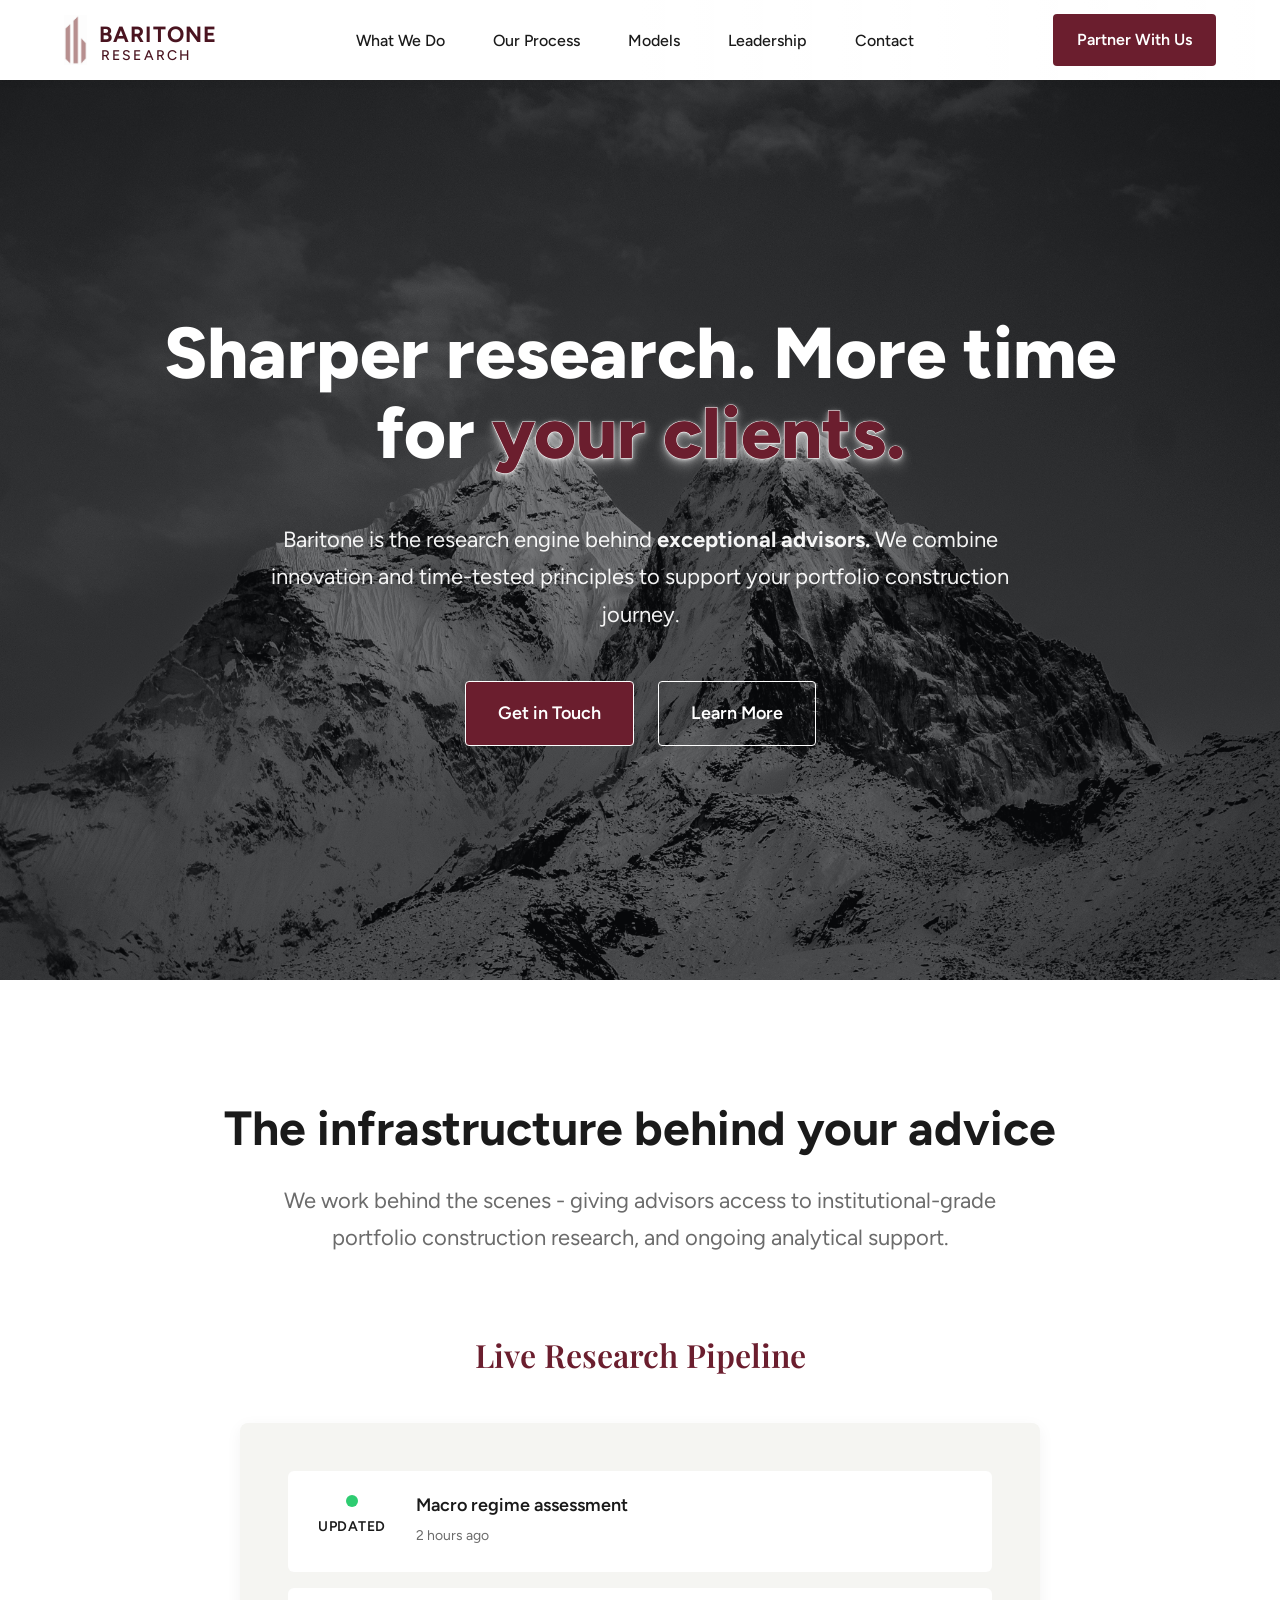
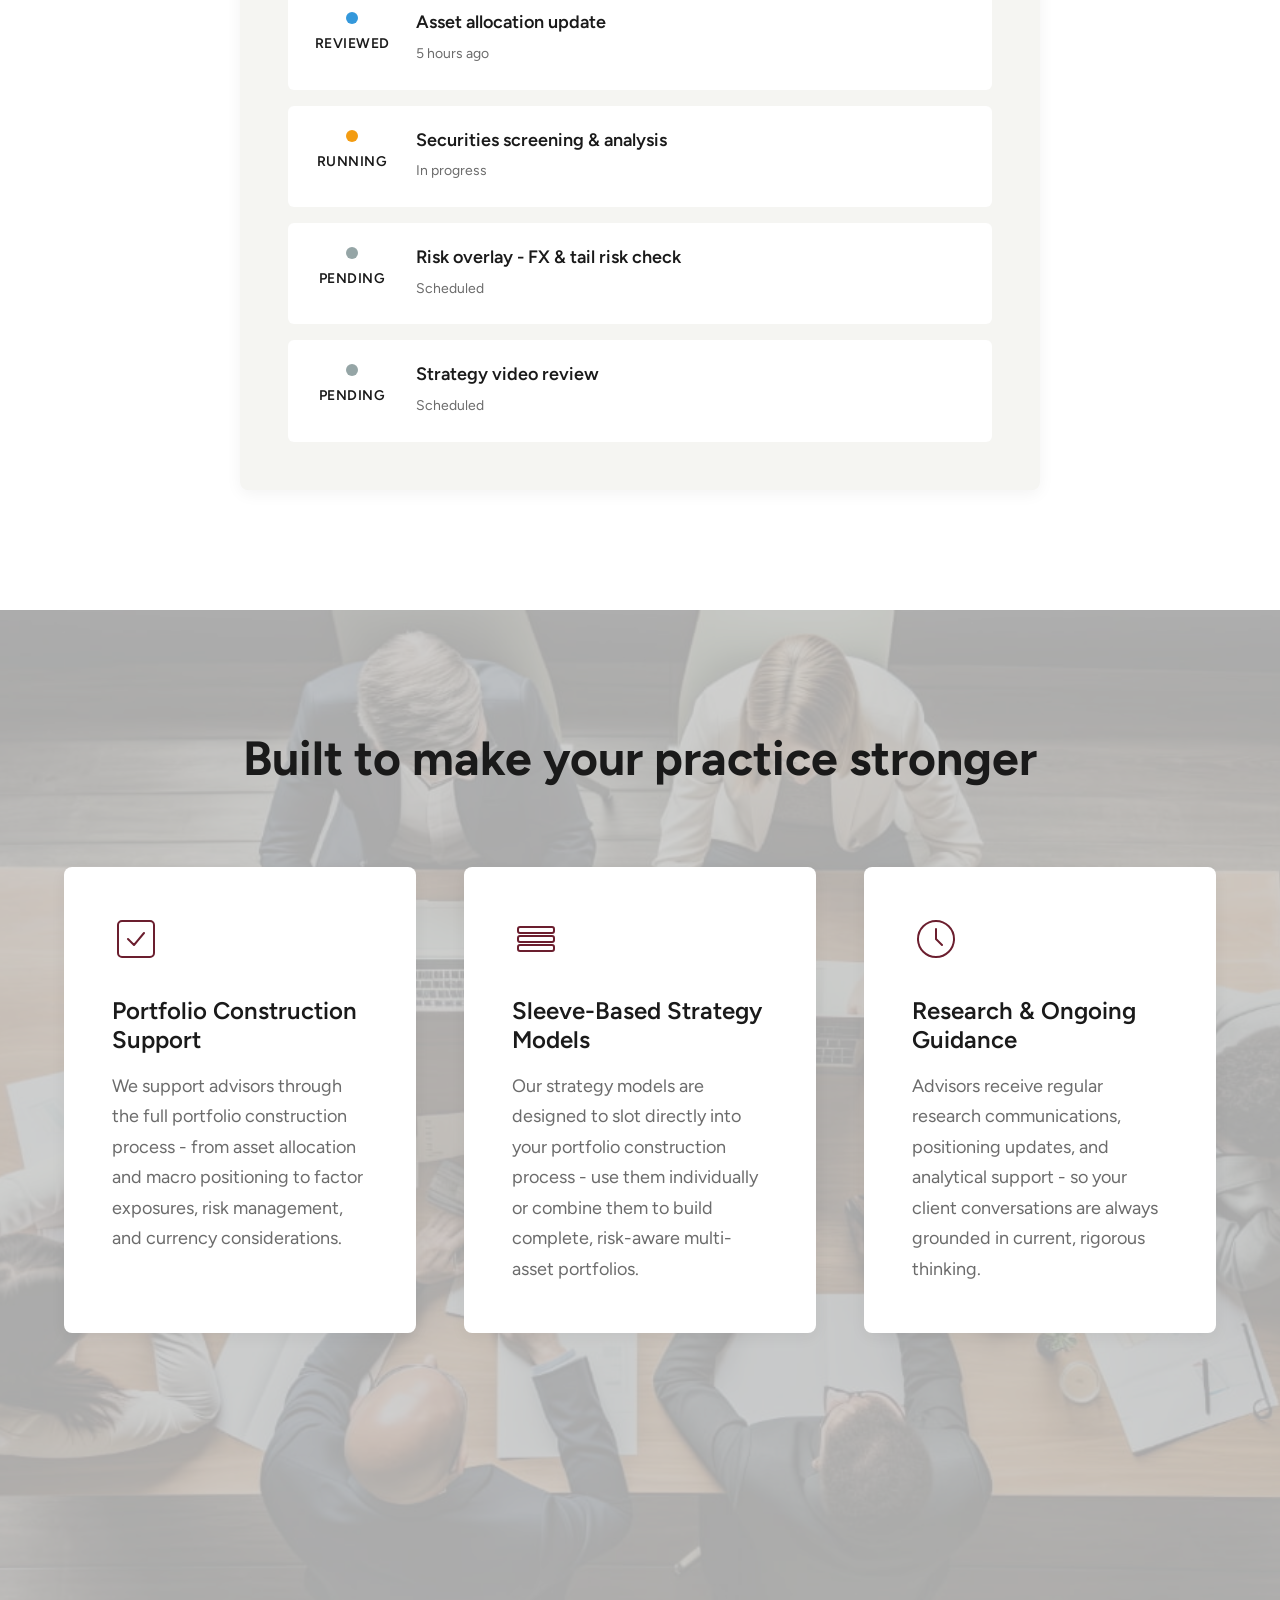
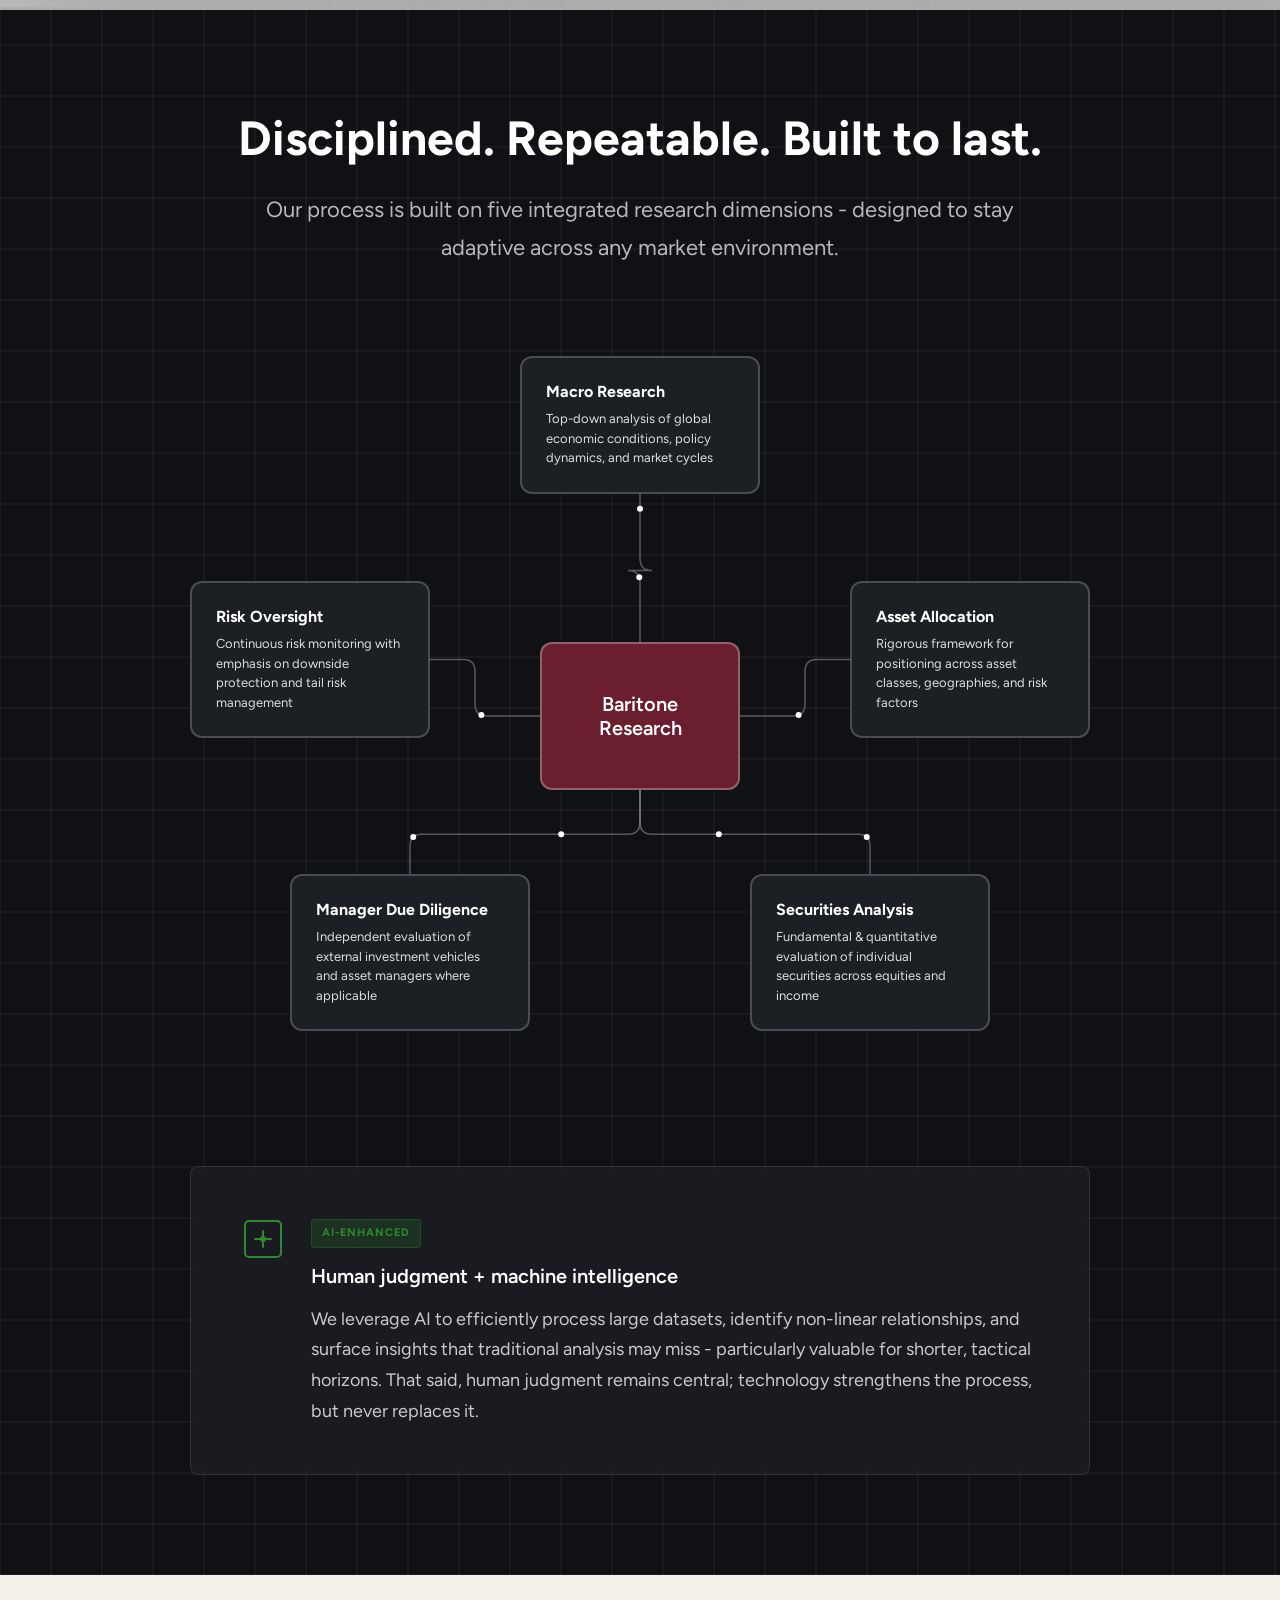
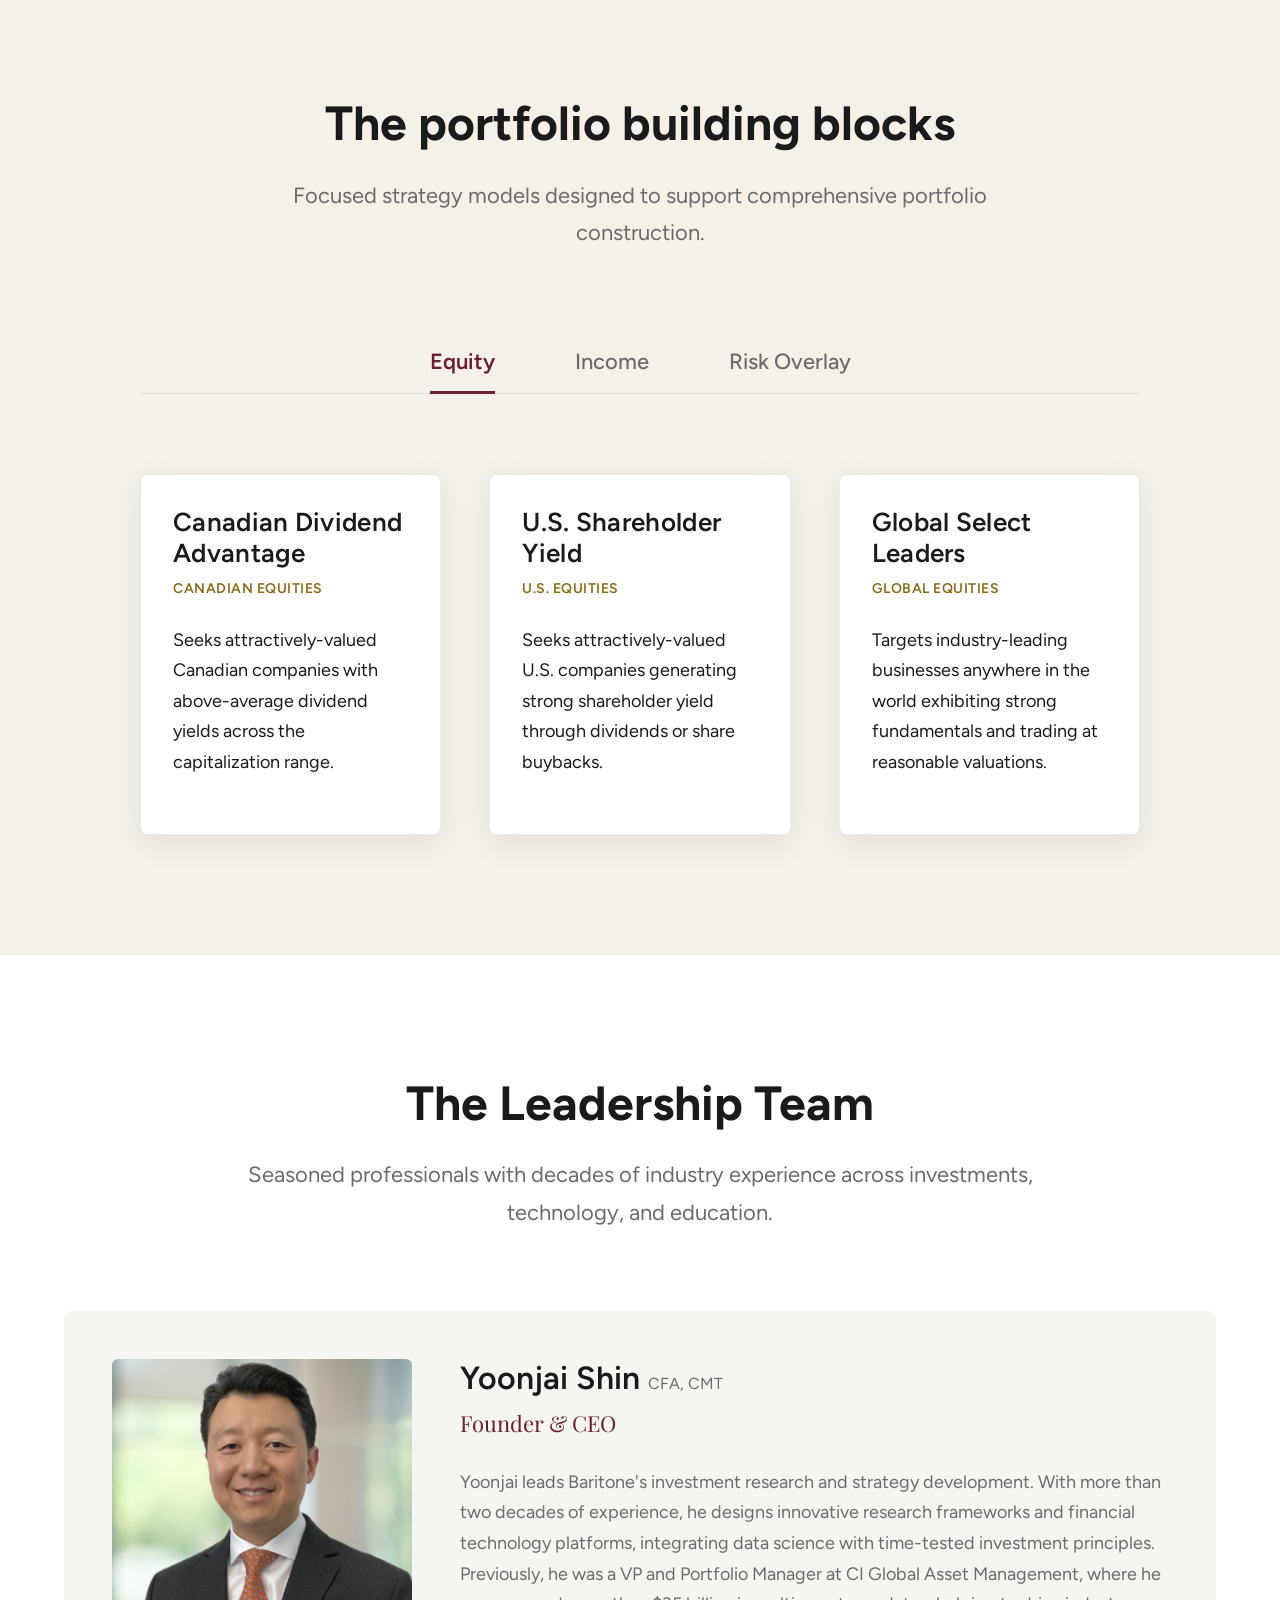
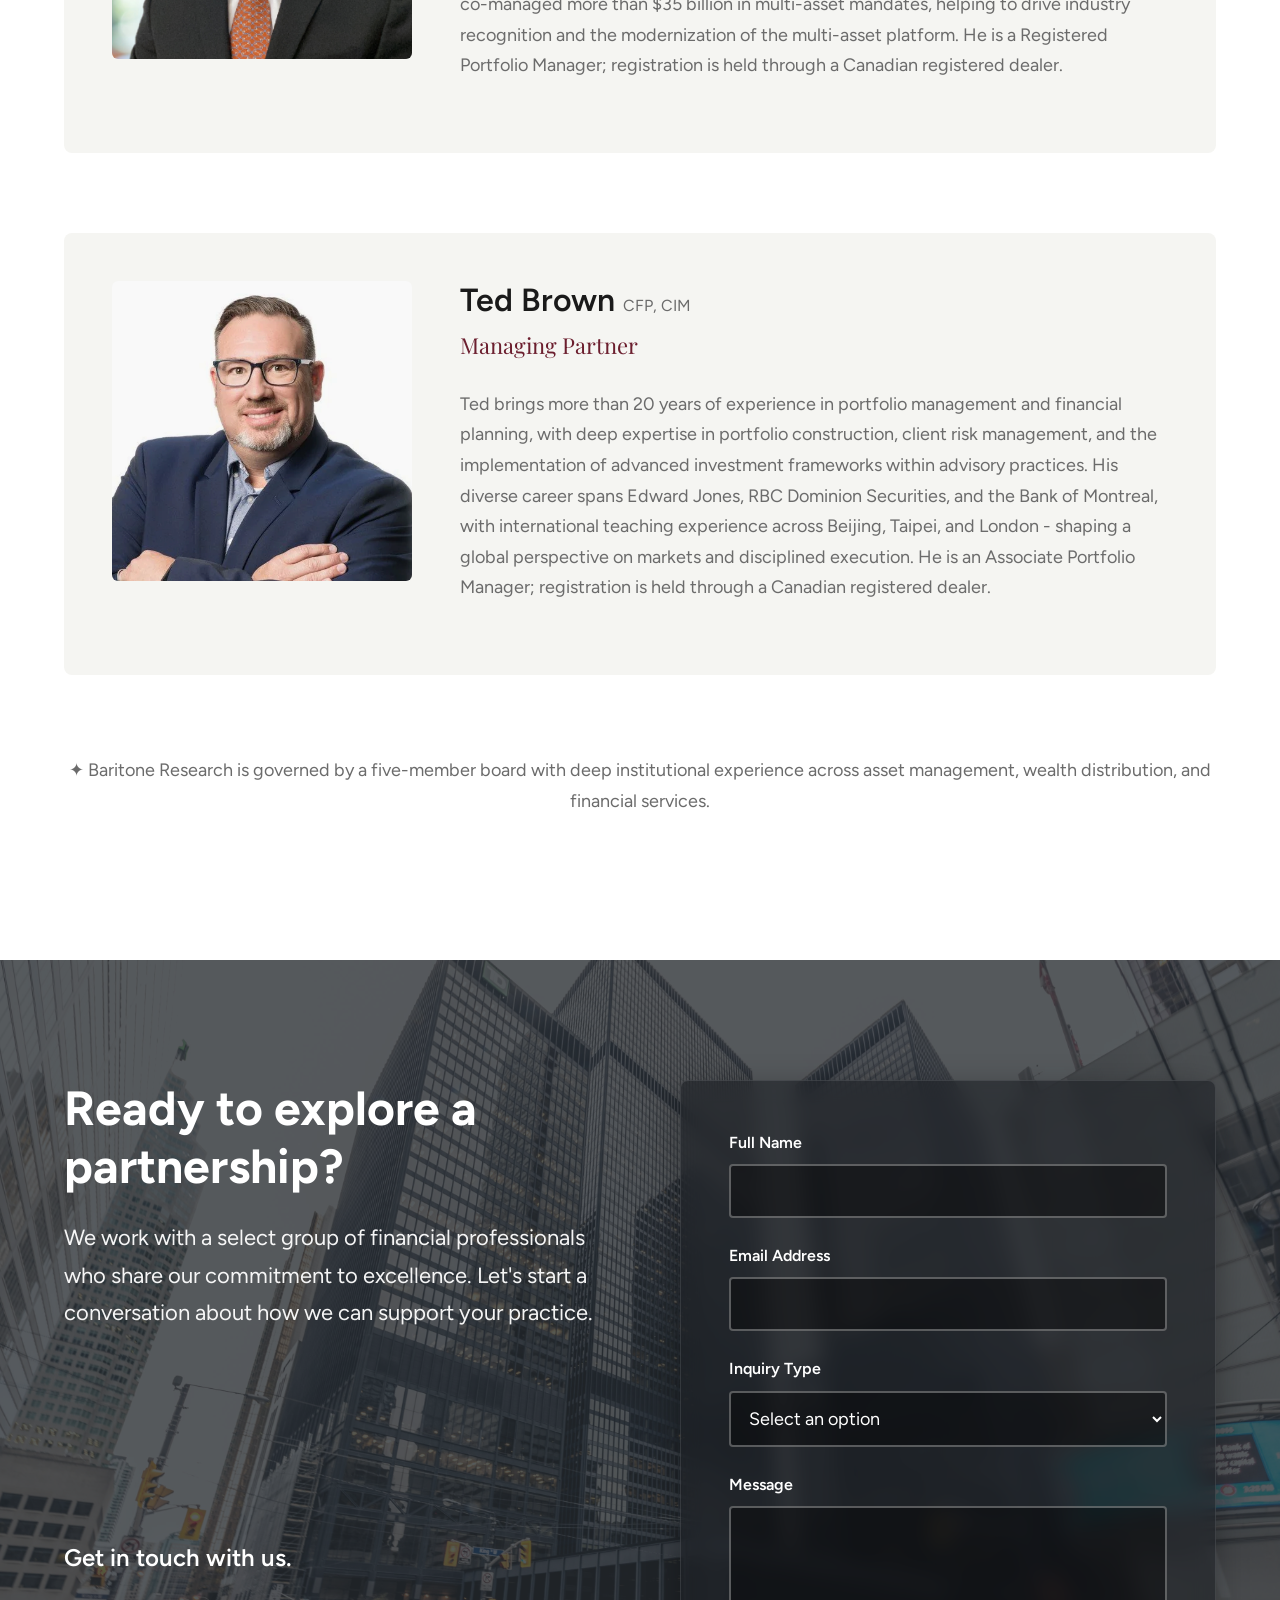
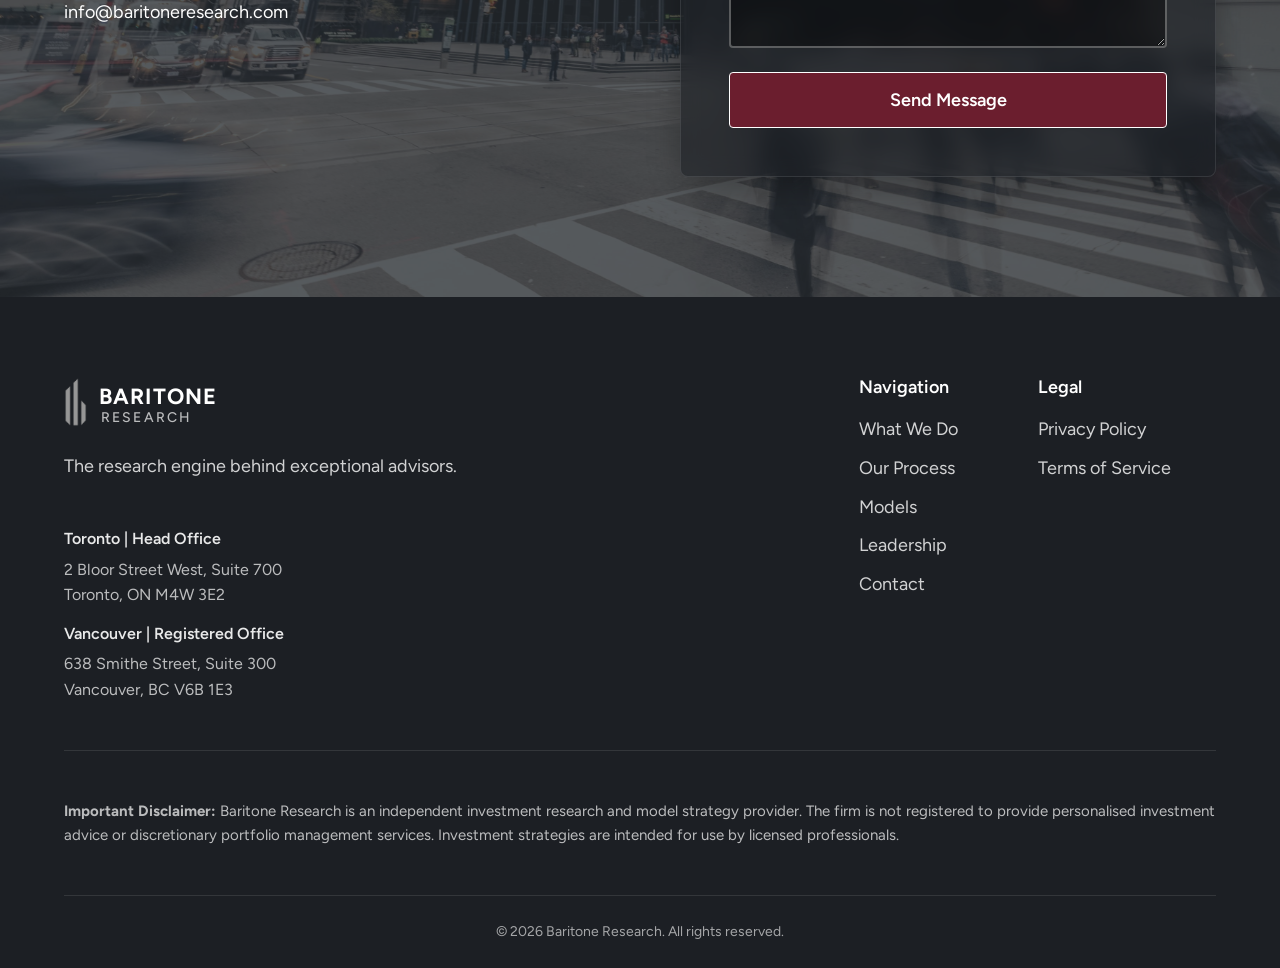
<file: index.html>
<!DOCTYPE html>
<html lang="en">
<head>
    <meta charset="UTF-8">
    <meta name="viewport" content="width=device-width, initial-scale=1.0">
    <meta name="description" content="Baritone is the research engine behind exceptional advisors. We combine innovation and time-tested principles to support your portfolio construction journey.">
    <title>Baritone Research — Institutional Investment Research</title>
    <!-- Google tag (gtag.js) -->
    <script async src="https://www.googletagmanager.com/gtag/js?id=G-VVYCJHCM0T"></script>
    <script>
      window.dataLayer = window.dataLayer || [];
      function gtag(){dataLayer.push(arguments);}
      gtag('js', new Date());

      gtag('config', 'G-VVYCJHCM0T');
    </script>
    <link rel="preconnect" href="https://fonts.googleapis.com">
    <link rel="preconnect" href="https://fonts.gstatic.com" crossorigin>
    <link href="https://fonts.googleapis.com/css2?family=Figtree:wght@400;500;600;700;800&family=Playfair+Display:wght@400;500;600;700&display=swap" rel="stylesheet">
    <link rel="stylesheet" href="styles.css">
    <link rel='icon' type='image/png' href='assets/images/Favicon.png'>
</head>
<body>
    <!-- Navigation -->
    <nav id="main-nav" class="nav">
        <div class="nav-container">
            <a href="index.html" class="nav-logo">
                <img src="assets/images/B - Logo White.jpg" alt="B Logo" class="logo-b-image">
                <div class="logo-text-stack">
                    <span class="logo-text-main">BARITONE</span>
                    <span class="logo-text-sub">RESEARCH</span>
                </div>
            </a>
            <button class="hamburger" aria-label="Toggle menu">
                <span></span>
                <span></span>
                <span></span>
            </button>
            <ul class="nav-links">
                <li><a href="#what-we-do">What We Do</a></li>
                <li><a href="#our-process">Our Process</a></li>
                <li><a href="#models">Models</a></li>
                <li><a href="#leadership">Leadership</a></li>
                <li><a href="#contact">Contact</a></li>
            </ul>
            <a href="#contact" class="nav-cta">Partner With Us</a>
        </div>
    </nav>

    <!-- Hero Section -->
    <section id="hero" class="hero">
        <div class="hero-background"></div>
        <div class="hero-overlay"></div>
        <div class="hero-content">
            <h1 class="hero-headline">
                <span class="headline-word">Sharper</span>
                <span class="headline-word">research.</span>
                <span class="headline-word">More</span>
                <span class="headline-word">time</span>
                <span class="headline-word">for</span>
                <span class="headline-word">your</span>
                <span class="headline-word">clients.</span>
            </h1>
            <p class="hero-subheading">Baritone is the research engine behind <strong>exceptional advisors.</strong> We combine innovation and time-tested principles to support your portfolio construction journey.</p>
            <div class="hero-ctas">
                <a href="#contact" class="btn btn-primary">Get in Touch</a>
                <a href="#what-we-do" class="btn btn-secondary">Learn More</a>
            </div>
        </div>
    </section>

    <!-- What We Do Section -->
    <section id="what-we-do" class="section what-we-do">
        <div class="container">
            <div class="section-header">
                <h2>The infrastructure behind your advice</h2>
                <p class="section-intro">We work behind the scenes - giving advisors access to institutional-grade portfolio construction research, and ongoing analytical support.</p>
            </div>
            
            <div class="research-pipeline">
                <h3>Live Research Pipeline</h3>
                <div class="pipeline-widget">
                    <div class="pipeline-item" data-status="updated">
                        <div class="pipeline-status">
                            <span class="status-indicator"></span>
                            <span class="status-text">Updated</span>
                        </div>
                        <div class="pipeline-content">
                            <h4>Macro regime assessment</h4>
                            <p class="pipeline-time">2 hours ago</p>
                        </div>
                    </div>
                    <div class="pipeline-item" data-status="reviewed">
                        <div class="pipeline-status">
                            <span class="status-indicator"></span>
                            <span class="status-text">Reviewed</span>
                        </div>
                        <div class="pipeline-content">
                            <h4>Asset allocation update</h4>
                            <p class="pipeline-time">5 hours ago</p>
                        </div>
                    </div>
                    <div class="pipeline-item" data-status="running">
                        <div class="pipeline-status">
                            <span class="status-indicator"></span>
                            <span class="status-text">Running</span>
                        </div>
                        <div class="pipeline-content">
                            <h4>Securities screening & analysis</h4>
                            <p class="pipeline-time">In progress</p>
                        </div>
                    </div>
                    <div class="pipeline-item" data-status="pending">
                        <div class="pipeline-status">
                            <span class="status-indicator"></span>
                            <span class="status-text">Pending</span>
                        </div>
                        <div class="pipeline-content">
                            <h4>Risk overlay - FX & tail risk check</h4>
                            <p class="pipeline-time">Scheduled</p>
                        </div>
                    </div>
                    <div class="pipeline-item" data-status="pending">
                        <div class="pipeline-status">
                            <span class="status-indicator"></span>
                            <span class="status-text">Pending</span>
                        </div>
                        <div class="pipeline-content">
                            <h4>Strategy video review</h4>
                            <p class="pipeline-time">Scheduled</p>
                        </div>
                    </div>
                </div>
            </div>
        </div>
    </section>

    <!-- For Advisors Section -->
    <section id="for-advisors" class="section for-advisors">
        <div class="container">
            <div class="section-header">
                <h2>Built to make your practice stronger</h2>
            </div>
            <div class="feature-cards">
                <div class="feature-card">
                    <div class="feature-icon">
                        <svg width="48" height="48" viewBox="0 0 48 48" fill="none" xmlns="http://www.w3.org/2000/svg">
                            <rect x="6" y="6" width="36" height="36" rx="4" stroke="currentColor" stroke-width="2"/>
                            <path d="M16 24L22 30L32 18" stroke="currentColor" stroke-width="2" stroke-linecap="round" stroke-linejoin="round"/>
                        </svg>
                    </div>
                    <h3>Portfolio Construction Support</h3>
                    <p>We support advisors through the full portfolio construction process - from asset allocation and macro positioning to factor exposures, risk management, and currency considerations.</p>
                </div>
                <div class="feature-card">
                    <div class="feature-icon">
                        <svg width="48" height="48" viewBox="0 0 48 48" fill="none" xmlns="http://www.w3.org/2000/svg">
                            <rect x="6" y="12" width="36" height="6" rx="2" stroke="currentColor" stroke-width="2"/>
                            <rect x="6" y="21" width="36" height="6" rx="2" stroke="currentColor" stroke-width="2"/>
                            <rect x="6" y="30" width="36" height="6" rx="2" stroke="currentColor" stroke-width="2"/>
                        </svg>
                    </div>
                    <h3>Sleeve-Based Strategy Models</h3>
                    <p>Our strategy models are designed to slot directly into your portfolio construction process - use them individually or combine them to build complete, risk-aware multi-asset portfolios.</p>
                </div>
                <div class="feature-card">
                    <div class="feature-icon">
                        <svg width="48" height="48" viewBox="0 0 48 48" fill="none" xmlns="http://www.w3.org/2000/svg">
                            <circle cx="24" cy="24" r="18" stroke="currentColor" stroke-width="2"/>
                            <path d="M24 14V24L30 30" stroke="currentColor" stroke-width="2" stroke-linecap="round"/>
                        </svg>
                    </div>
                    <h3>Research & Ongoing Guidance</h3>
                    <p>Advisors receive regular research communications, positioning updates, and analytical support - so your client conversations are always grounded in current, rigorous thinking.</p>
                </div>
            </div>
        </div>
    </section>

    <!-- Our Process Section -->
    <section id="our-process" class="section our-process">
        <div class="container">
            <div class="section-header">
                <h2>Disciplined. Repeatable. Built to last.</h2>
                <p class="section-intro">Our process is built on five integrated research dimensions - designed to stay adaptive across any market environment.</p>
            </div>
            
            <!-- Desktop Network Diagram -->
            <div class="network-diagram-container" id="network-diagram-desktop">
                <svg class="network-svg" id="network-svg" viewBox="0 0 1000 900">
                    <!-- Connectors will be added by JavaScript -->
                </svg>
                
                <!-- Center Node -->
                <div class="network-node center-node" id="center-node">
                    <h3>Baritone Research</h3>
                </div>
                
                <!-- Outer Nodes -->
                <div class="network-node outer-node" id="node-0" data-node="0">
                    <h4>Macro Research</h4>
                    <p>Top-down analysis of global economic conditions, policy dynamics, and market cycles</p>
                </div>
                
                <div class="network-node outer-node" id="node-1" data-node="1">
                    <h4>Asset Allocation</h4>
                    <p>Rigorous framework for positioning across asset classes, geographies, and risk factors</p>
                </div>
                
                <div class="network-node outer-node" id="node-2" data-node="2">
                    <h4>Securities Analysis</h4>
                    <p>Fundamental & quantitative evaluation of individual securities across equities and income</p>
                </div>
                
                <div class="network-node outer-node" id="node-3" data-node="3">
                    <h4>Manager Due Diligence</h4>
                    <p>Independent evaluation of external investment vehicles and asset managers where applicable</p>
                </div>
                
                <div class="network-node outer-node" id="node-4" data-node="4">
                    <h4>Risk Oversight</h4>
                    <p>Continuous risk monitoring with emphasis on downside protection and tail risk management</p>
                </div>
            </div>
            
            <!-- Mobile Network Diagram -->
            <div id="network-diagram-mobile" class="network-diagram-mobile">
                <div class="mobile-network-cards" id="mobile-network-cards"></div>
            </div>
            
            <!-- AI-Enhanced Callout -->
            <div class="ai-callout visible">
                <div class="callout-icon">
                    <svg width="48" height="48" viewBox="0 0 48 48" fill="none" xmlns="http://www.w3.org/2000/svg">
                        <rect x="6" y="6" width="36" height="36" rx="4" stroke="currentColor" stroke-width="2"/>
                        <path d="M24 16V32M16 24H32" stroke="currentColor" stroke-width="2" stroke-linecap="round"/>
                        <circle cx="24" cy="24" r="3" fill="currentColor"/>
                    </svg>
                </div>
                <div class="callout-content">
                    <div class="ai-badge">AI-ENHANCED</div>
                    <h4>Human judgment + machine intelligence</h4>
                    <p>We leverage AI to efficiently process large datasets, identify non-linear relationships, and surface insights that traditional analysis may miss - particularly valuable for shorter, tactical horizons. That said, human judgment remains central; technology strengthens the process, but never replaces it.</p>
                </div>
            </div>
        </div>
    </section>

    <!-- Strategy Models Section -->
    <section id="models" class="section strategy-models">
        <div class="container">
            <div class="section-header">
                <h2>The portfolio building blocks</h2>
                <p class="section-intro">Focused strategy models designed to support comprehensive portfolio construction.</p>
            </div>

            <div class="tabs">
                <div class="tab-buttons">
                    <button class="tab-button active" data-tab="equity">Equity</button>
                    <button class="tab-button" data-tab="income">Income</button>
                    <button class="tab-button" data-tab="risk-overlays">Risk Overlay</button>
                </div>

                <div class="tab-content active" data-tab-content="equity">
                    <div class="strategy-cards">
                        <div class="strategy-card">
                            <h3>Canadian Dividend Advantage</h3>
                            <p class="strategy-type">Canadian Equities</p>
                            <p>Seeks attractively-valued Canadian companies with above-average dividend yields across the capitalization range.</p>
                        </div>
                        <div class="strategy-card">
                            <h3>U.S. Shareholder Yield</h3>
                            <p class="strategy-type">U.S. Equities</p>
                            <p>Seeks attractively-valued U.S. companies generating strong shareholder yield through dividends or share buybacks.</p>
                        </div>
                        <div class="strategy-card">
                            <h3>Global Select Leaders</h3>
                            <p class="strategy-type">Global Equities</p>
                            <p>Targets industry-leading businesses anywhere in the world exhibiting strong fundamentals and trading at reasonable valuations.</p>
                        </div>
                    </div>
                </div>

                <div class="tab-content" data-tab-content="income">
                    <div class="strategy-cards">
                        <div class="strategy-card">
                            <h3>Canadian Core Bond</h3>
                            <p class="strategy-type">Core Fixed Income</p>
                            <p>Selectively targets high quality corporate and government-related bonds from Canadian issuers.</p>
                        </div>
                        <div class="strategy-card">
                            <h3>Global Enhanced Income</h3>
                            <p class="strategy-type">Multi-Asset Income</p>
                            <p>Unconstrained income strategy with exposure to high yield bonds, preferred shares, and option-writing strategies, among others.</p>
                        </div>
                    </div>
                </div>

                <div class="tab-content" data-tab-content="risk-overlays">
                    <div class="strategy-cards">
                        <div class="strategy-card">
                            <h3>Currency Managed Growth</h3>
                            <p class="strategy-type">Currency Management</p>
                            <p>Global equity exposure with adaptive currency hedging on U.S. and international currencies.</p>
                        </div>
                        <div class="strategy-card">
                            <h3>Tail Risk Managed</h3>
                            <p class="strategy-type">Tail Risk Protection</p>
                            <p>Structured option exposures providing upside market capture with protection from extreme market events.</p>
                        </div>
                    </div>
                </div>
            </div>
        </div>
    </section>

    <!-- Leadership Section -->
    <section id="leadership" class="section leadership">
        <div class="container">
            <div class="section-header">
                <h2>The Leadership Team</h2>
                <p class="section-intro">Seasoned professionals with decades of industry experience across investments, technology, and education.</p>
            </div>

            <div class="leadership-cards">
                <div class="leadership-card">
                    <div class="leader-image">
                        <img src="assets/images/YJ.png" alt="Yoonjai Shin">
                    </div>
                    <div class="leader-info">
                        <h3>Yoonjai Shin <span class="credentials">CFA, CMT</span></h3>
                        <p class="leader-title">Founder & CEO</p>
                        <div class="leader-bio">
                            <p>Yoonjai leads Baritone's investment research and strategy development. With more than two decades of experience, he designs innovative research frameworks and financial technology platforms, integrating data science with time-tested investment principles. Previously, he was a VP and Portfolio Manager at CI Global Asset Management, where he co-managed more than $35 billion in multi-asset mandates, helping to drive industry recognition and the modernization of the multi-asset platform. He is a Registered Portfolio Manager; registration is held through a Canadian registered dealer.</p>
                        </div>
                    </div>
                </div>

                <div class="leadership-card">
                    <div class="leader-image">
                        <img src="assets/images/TB.png" alt="Ted Brown">
                    </div>
                    <div class="leader-info">
                        <h3>Ted Brown <span class="credentials">CFP, CIM</span></h3>
                        <p class="leader-title">Managing Partner</p>
                        <div class="leader-bio">
                            <p>Ted brings more than 20 years of experience in portfolio management and financial planning, with deep expertise in portfolio construction, client risk management, and the implementation of advanced investment frameworks within advisory practices. His diverse career spans Edward Jones, RBC Dominion Securities, and the Bank of Montreal, with international teaching experience across Beijing, Taipei, and London - shaping a global perspective on markets and disciplined execution. He is an Associate Portfolio Manager; registration is held through a Canadian registered dealer.</p>
                        </div>
                    </div>
                </div>
            </div>
            
            <div class="board-governance">
                <p></p>
                <p>✦ Baritone Research is governed by a five-member board with deep institutional experience across asset management, wealth distribution, and financial services.</p>
            </div>
            </div>
        </div>
    </section>

    <!-- Contact Section -->
    <section id="contact" class="section contact">
        <div class="contact-background"></div>
        <div class="contact-overlay"></div>
        <div class="container">
            <div class="contact-content">
                <div class="contact-header">
                    <h2>Ready to explore a partnership?</h2>
                    <p class="contact-intro">We work with a select group of financial professionals who share our commitment to excellence. Let's start a conversation about how we can support your practice.</p>
                </div>

                <div class="contact-form-wrapper">
                    <form id="contact-form" class="contact-form" action="https://formspree.io/f/xojywopb" method="POST">
                        <div class="form-group">
                            <label for="name">Full Name</label>
                            <input type="text" id="name" name="name" required>
                        </div>
                        <div class="form-group">
                            <label for="email">Email Address</label>
                            <input type="email" id="email" name="email" required>
                        </div>
                        <div class="form-group">
                            <label for="inquiry-type">Inquiry Type</label>
                            <select id="inquiry-type" name="inquiry-type" required>
                                <option value="">Select an option</option>
                                <option value="partnership">Partnership Inquiry</option>
                                <option value="models">Strategy Models Information</option>
                                <option value="research">Research Services</option>
                                <option value="other">Other</option>
                            </select>
                        </div>
                        <div class="form-group">
                            <label for="message">Message</label>
                            <textarea id="message" name="message" rows="5" required></textarea>
                        </div>
                        <button type="submit" class="btn btn-primary">Send Message</button>
                        <div class="form-status"></div>
                    </form>
                </div>

                <div class="contact-email">
                    <h4>Get in touch with us.</h4>
                    <p><a href="mailto:info@baritoneresearch.com">info@baritoneresearch.com</a></p>
                </div>
            </div>
        </div>
    </section>

    <!-- Footer -->
    <footer class="footer">
        <div class="container">
            <div class="footer-content">
                <div class="footer-brand">
                    <div class="footer-logo">
                        <img src="assets/images/B - Logo transparent.png" alt="B Logo" class="footer-logo-image">
                        <div class="footer-logo-text-stack">
                            <span class="footer-logo-main">BARITONE</span>
                            <span class="footer-logo-sub">RESEARCH</span>
                        </div>
                    </div>
                    <p class="footer-tagline">The research engine behind exceptional advisors.</p>
                    
                    <div class="footer-offices">
                        <h4>Toronto | Head Office</h4>
                        <p>2 Bloor Street West, Suite 700<br>Toronto, ON M4W 3E2</p>
                        <h4>Vancouver | Registered Office</h4>
                        <p>638 Smithe Street, Suite 300<br>Vancouver, BC V6B 1E3</p>
                    </div>
                </div>

                <div class="footer-links">
                    <div class="footer-column">
                        <h4>Navigation</h4>
                        <ul>
                            <li><a href="#what-we-do">What We Do</a></li>
                            <li><a href="#our-process">Our Process</a></li>
                            <li><a href="#models">Models</a></li>
                            <li><a href="#leadership">Leadership</a></li>
                            <li><a href="#contact">Contact</a></li>
                        </ul>
                    </div>
                    <div class="footer-column">
                        <h4>Legal</h4>
                        <ul>
                            <li><a href="privacy.html">Privacy Policy</a></li>
                            <li><a href="terms.html">Terms of Service</a></li>
                        </ul>
                    </div>
                </div>
            </div>

            <div class="footer-disclaimer">
                <p><strong>Important Disclaimer:</strong> Baritone Research is an independent investment research and model strategy provider. The firm is not registered to provide personalised investment advice or discretionary portfolio management services. Investment strategies are intended for use by licensed professionals.</p>
            </div>

            <div class="footer-bottom">
                <p>&copy; 2026 Baritone Research. All rights reserved.</p>
            </div>
        </div>
    </footer>

    <script src="script.js"></script>
</body>
</html>
</file>
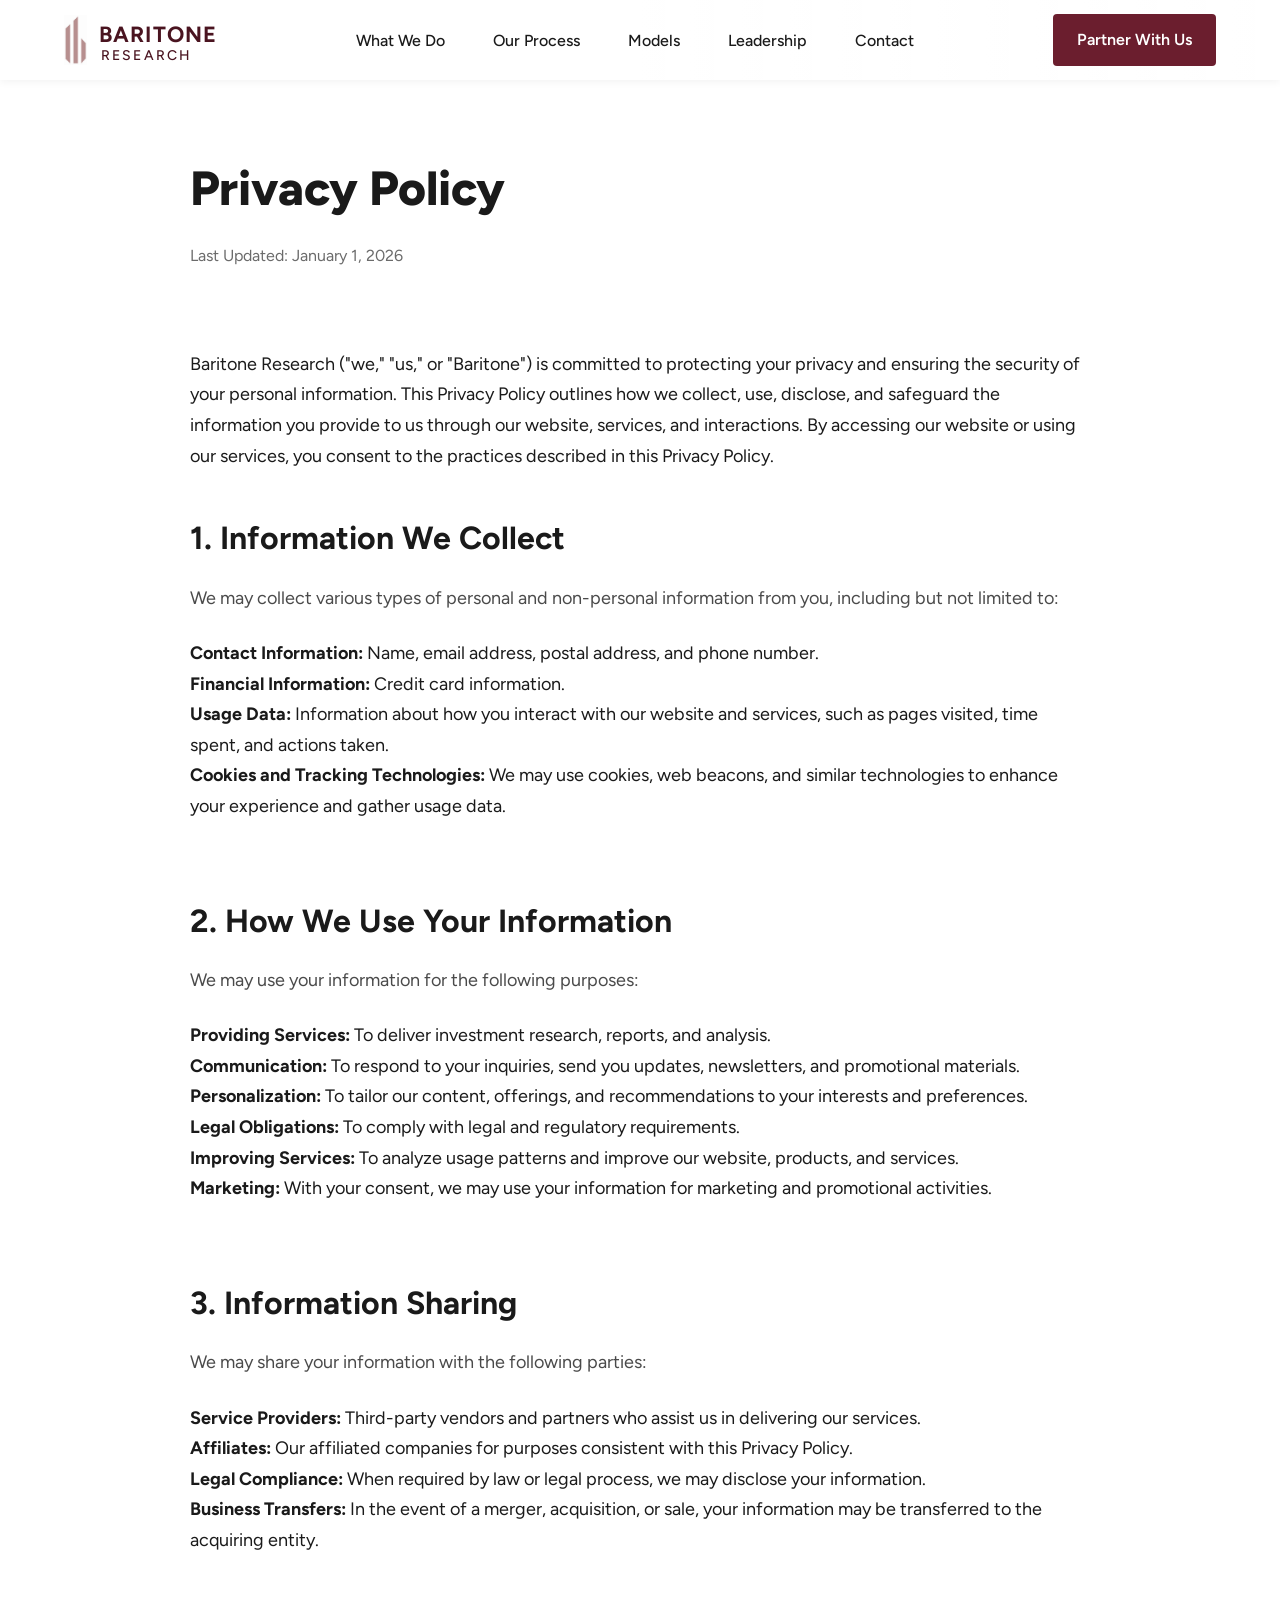
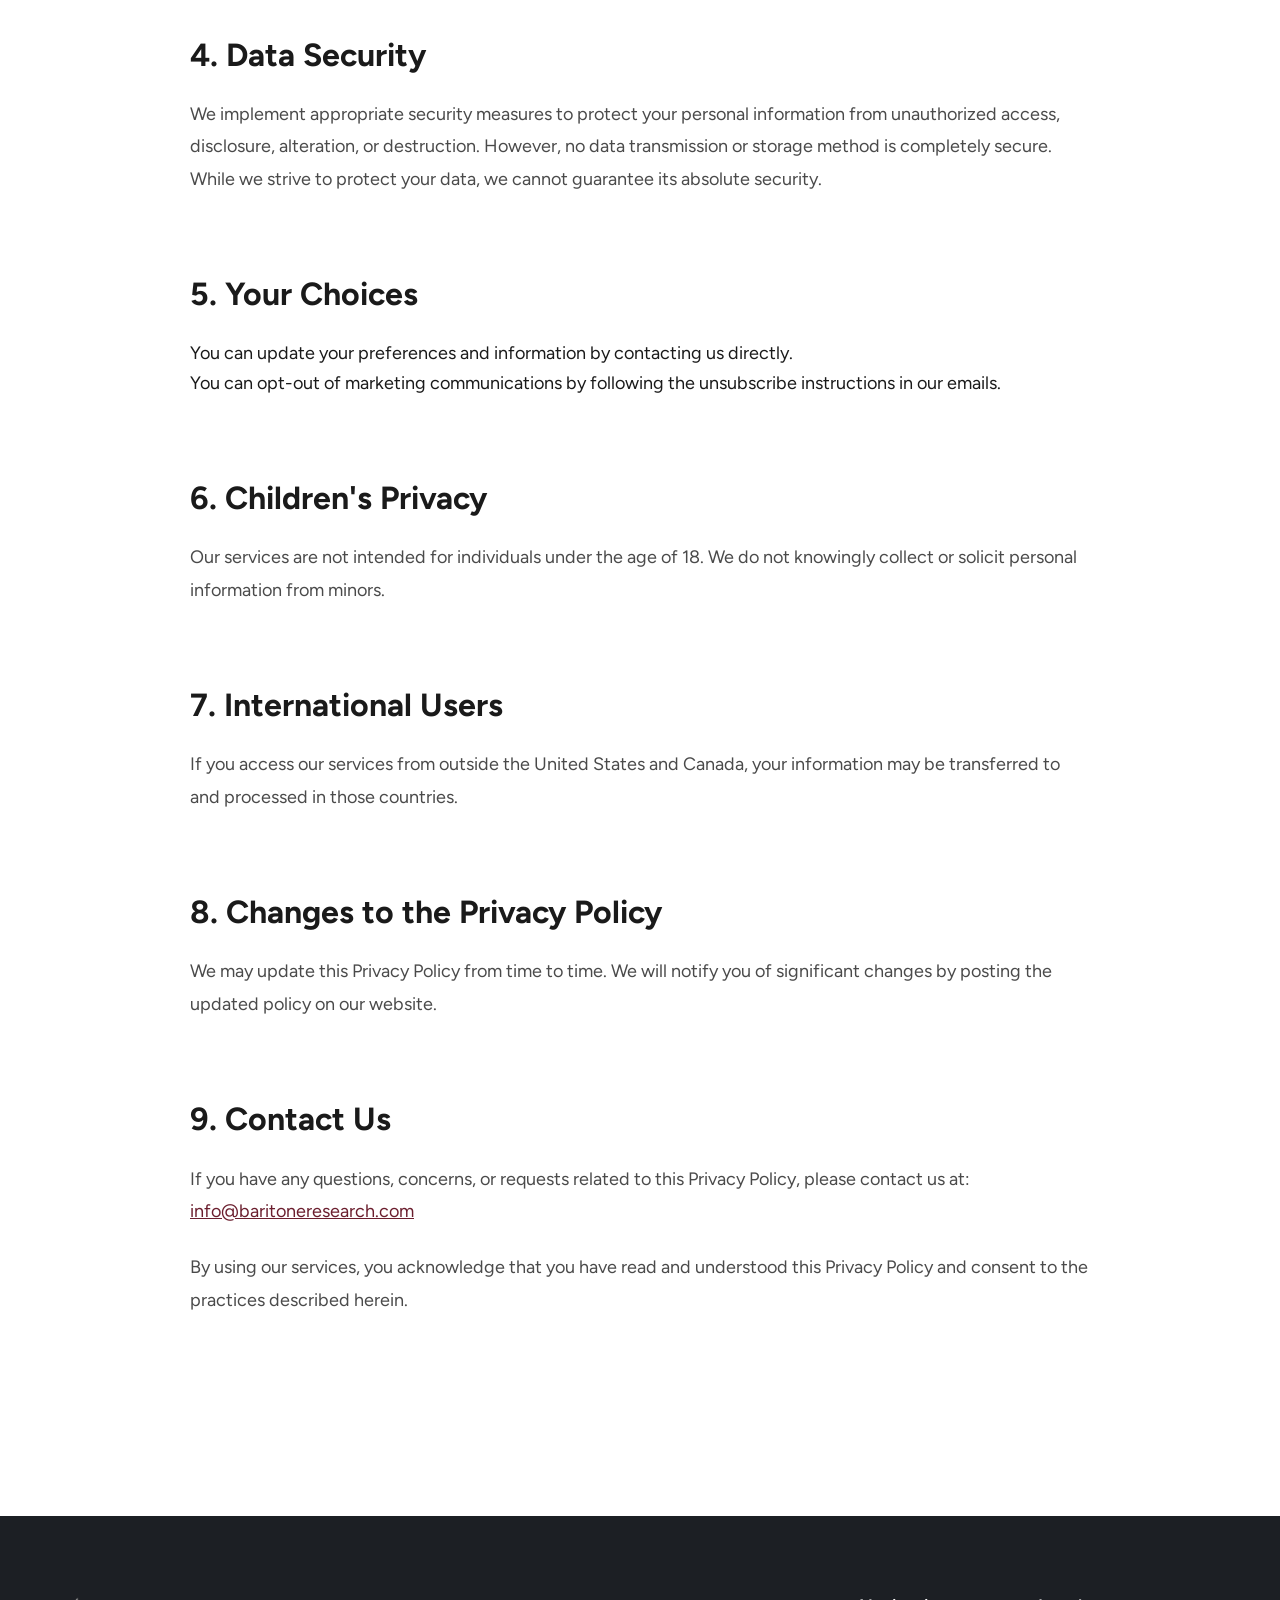
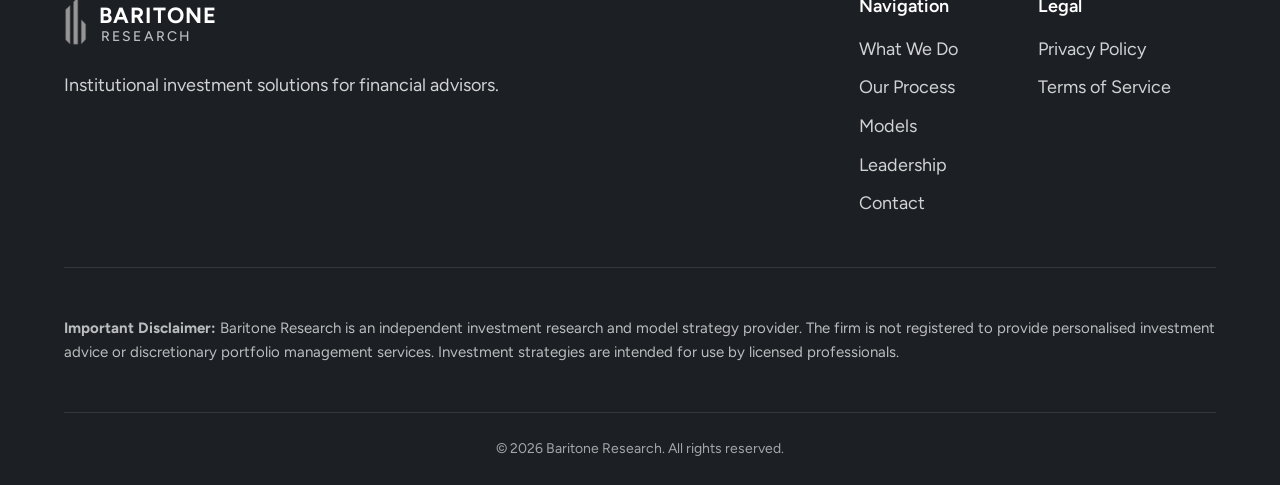
<file: privacy.html>
<!DOCTYPE html>
<html lang="en">
<head>
    <meta charset="UTF-8">
    <meta name="viewport" content="width=device-width, initial-scale=1.0">
    <meta name="description" content="Privacy Policy - Baritone Research">
    <title>Privacy Policy - Baritone Research</title>
    <!-- Google tag (gtag.js) -->
    <script async src="https://www.googletagmanager.com/gtag/js?id=G-VVYCJHCM0T"></script>
    <script>
      window.dataLayer = window.dataLayer || [];
      function gtag(){dataLayer.push(arguments);}
      gtag('js', new Date());

      gtag('config', 'G-VVYCJHCM0T');
    </script>
    <link rel="preconnect" href="https://fonts.googleapis.com">
    <link rel="preconnect" href="https://fonts.gstatic.com" crossorigin>
    <link href="https://fonts.googleapis.com/css2?family=Figtree:wght@400;500;600;700;800&family=Playfair+Display:wght@400;500;600;700&display=swap" rel="stylesheet">
    <link rel="stylesheet" href="styles.css">
    <link rel='icon' type='image/png' href='assets/images/Favicon.png'>
</head>
<body>
    <!-- Navigation -->
    <nav id="main-nav" class="nav">
        <div class="nav-container">
            <a href="index.html" class="nav-logo">
                <img src="assets/images/B - Logo White.jpg" alt="B Logo" class="logo-b-image">
                <div class="logo-text-stack">
                    <span class="logo-text-main">BARITONE</span>
                    <span class="logo-text-sub">RESEARCH</span>
                </div>
            </a>
            <button class="hamburger" aria-label="Toggle menu">
                <span></span>
                <span></span>
                <span></span>
            </button>
            <ul class="nav-links">
                <li><a href="index.html#what-we-do">What We Do</a></li>
                <li><a href="index.html#our-process">Our Process</a></li>
                <li><a href="index.html#models">Models</a></li>
                <li><a href="index.html#leadership">Leadership</a></li>
                <li><a href="index.html#contact">Contact</a></li>
            </ul>
            <a href="index.html#contact" class="nav-cta">Partner With Us</a>
        </div>
    </nav>

    <!-- Privacy Policy Content -->
    <section class="legal-page">
        <div class="container">
            <div class="legal-content">
                <h1>Privacy Policy</h1>
                <p class="last-updated">Last Updated: January 1, 2026</p>

                <p>Baritone Research ("we," "us," or "Baritone") is committed to protecting your privacy and ensuring the security of your personal information. This Privacy Policy outlines how we collect, use, disclose, and safeguard the information you provide to us through our website, services, and interactions. By accessing our website or using our services, you consent to the practices described in this Privacy Policy.</p>

                <div class="legal-section">
                    <h2>1. Information We Collect</h2>
                    <p>We may collect various types of personal and non-personal information from you, including but not limited to:</p>
                    <ul>
                        <li><strong>Contact Information:</strong> Name, email address, postal address, and phone number.</li>
                        <li><strong>Financial Information:</strong> Credit card information.</li>
                        <li><strong>Usage Data:</strong> Information about how you interact with our website and services, such as pages visited, time spent, and actions taken.</li>
                        <li><strong>Cookies and Tracking Technologies:</strong> We may use cookies, web beacons, and similar technologies to enhance your experience and gather usage data.</li>
                    </ul>
                </div>

                <div class="legal-section">
                    <h2>2. How We Use Your Information</h2>
                    <p>We may use your information for the following purposes:</p>
                    <ul>
                        <li><strong>Providing Services:</strong> To deliver investment research, reports, and analysis.</li>
                        <li><strong>Communication:</strong> To respond to your inquiries, send you updates, newsletters, and promotional materials.</li>
                        <li><strong>Personalization:</strong> To tailor our content, offerings, and recommendations to your interests and preferences.</li>
                        <li><strong>Legal Obligations:</strong> To comply with legal and regulatory requirements.</li>
                        <li><strong>Improving Services:</strong> To analyze usage patterns and improve our website, products, and services.</li>
                        <li><strong>Marketing:</strong> With your consent, we may use your information for marketing and promotional activities.</li>
                    </ul>
                </div>

                <div class="legal-section">
                    <h2>3. Information Sharing</h2>
                    <p>We may share your information with the following parties:</p>
                    <ul>
                        <li><strong>Service Providers:</strong> Third-party vendors and partners who assist us in delivering our services.</li>
                        <li><strong>Affiliates:</strong> Our affiliated companies for purposes consistent with this Privacy Policy.</li>
                        <li><strong>Legal Compliance:</strong> When required by law or legal process, we may disclose your information.</li>
                        <li><strong>Business Transfers:</strong> In the event of a merger, acquisition, or sale, your information may be transferred to the acquiring entity.</li>
                    </ul>
                </div>

                <div class="legal-section">
                    <h2>4. Data Security</h2>
                    <p>We implement appropriate security measures to protect your personal information from unauthorized access, disclosure, alteration, or destruction. However, no data transmission or storage method is completely secure. While we strive to protect your data, we cannot guarantee its absolute security.</p>
                </div>

                <div class="legal-section">
                    <h2>5. Your Choices</h2>
                    <ul>
                        <li>You can update your preferences and information by contacting us directly.</li>
                        <li>You can opt-out of marketing communications by following the unsubscribe instructions in our emails.</li>
                    </ul>
                </div>

                <div class="legal-section">
                    <h2>6. Children's Privacy</h2>
                    <p>Our services are not intended for individuals under the age of 18. We do not knowingly collect or solicit personal information from minors.</p>
                </div>

                <div class="legal-section">
                    <h2>7. International Users</h2>
                    <p>If you access our services from outside the United States and Canada, your information may be transferred to and processed in those countries.</p>
                </div>

                <div class="legal-section">
                    <h2>8. Changes to the Privacy Policy</h2>
                    <p>We may update this Privacy Policy from time to time. We will notify you of significant changes by posting the updated policy on our website.</p>
                </div>

                <div class="legal-section">
                    <h2>9. Contact Us</h2>
                    <p>If you have any questions, concerns, or requests related to this Privacy Policy, please contact us at: <a href="mailto:info@baritoneresearch.com">info@baritoneresearch.com</a></p>
                    <p>By using our services, you acknowledge that you have read and understood this Privacy Policy and consent to the practices described herein.</p>
                </div>
            </div>
        </div>
    </section>

    <!-- Footer -->
    <footer class="footer">
        <div class="container">
            <div class="footer-content">
                <div class="footer-brand">
                    <div class="footer-logo">
                        <img src="assets/images/B - Logo transparent.png" alt="B Logo" class="footer-logo-image">
                        <div class="footer-logo-text-stack">
                            <span class="footer-logo-main">BARITONE</span>
                            <span class="footer-logo-sub">RESEARCH</span>
                        </div>
                    </div>
                    <p class="footer-tagline">Institutional investment solutions for financial advisors.</p>
                </div>

                <div class="footer-links">
                    <div class="footer-column">
                        <h4>Navigation</h4>
                        <ul>
                            <li><a href="index.html#what-we-do">What We Do</a></li>
                            <li><a href="index.html#our-process">Our Process</a></li>
                            <li><a href="index.html#models">Models</a></li>
                            <li><a href="index.html#leadership">Leadership</a></li>
                            <li><a href="index.html#contact">Contact</a></li>
                        </ul>
                    </div>
                    <div class="footer-column">
                        <h4>Legal</h4>
                        <ul>
                            <li><a href="privacy.html">Privacy Policy</a></li>
                            <li><a href="terms.html">Terms of Service</a></li>
                        </ul>
                    </div>
                </div>
            </div>

            <div class="footer-disclaimer">
                <p><strong>Important Disclaimer:</strong> Baritone Research is an independent investment research and model strategy provider. The firm is not registered to provide personalised investment advice or discretionary portfolio management services. Investment strategies are intended for use by licensed professionals.</p>
            </div>

            <div class="footer-bottom">
                <p>&copy; 2026 Baritone Research. All rights reserved.</p>
            </div>
        </div>
    </footer>

    <script src="script.js"></script>
</body>
</html>
</file>
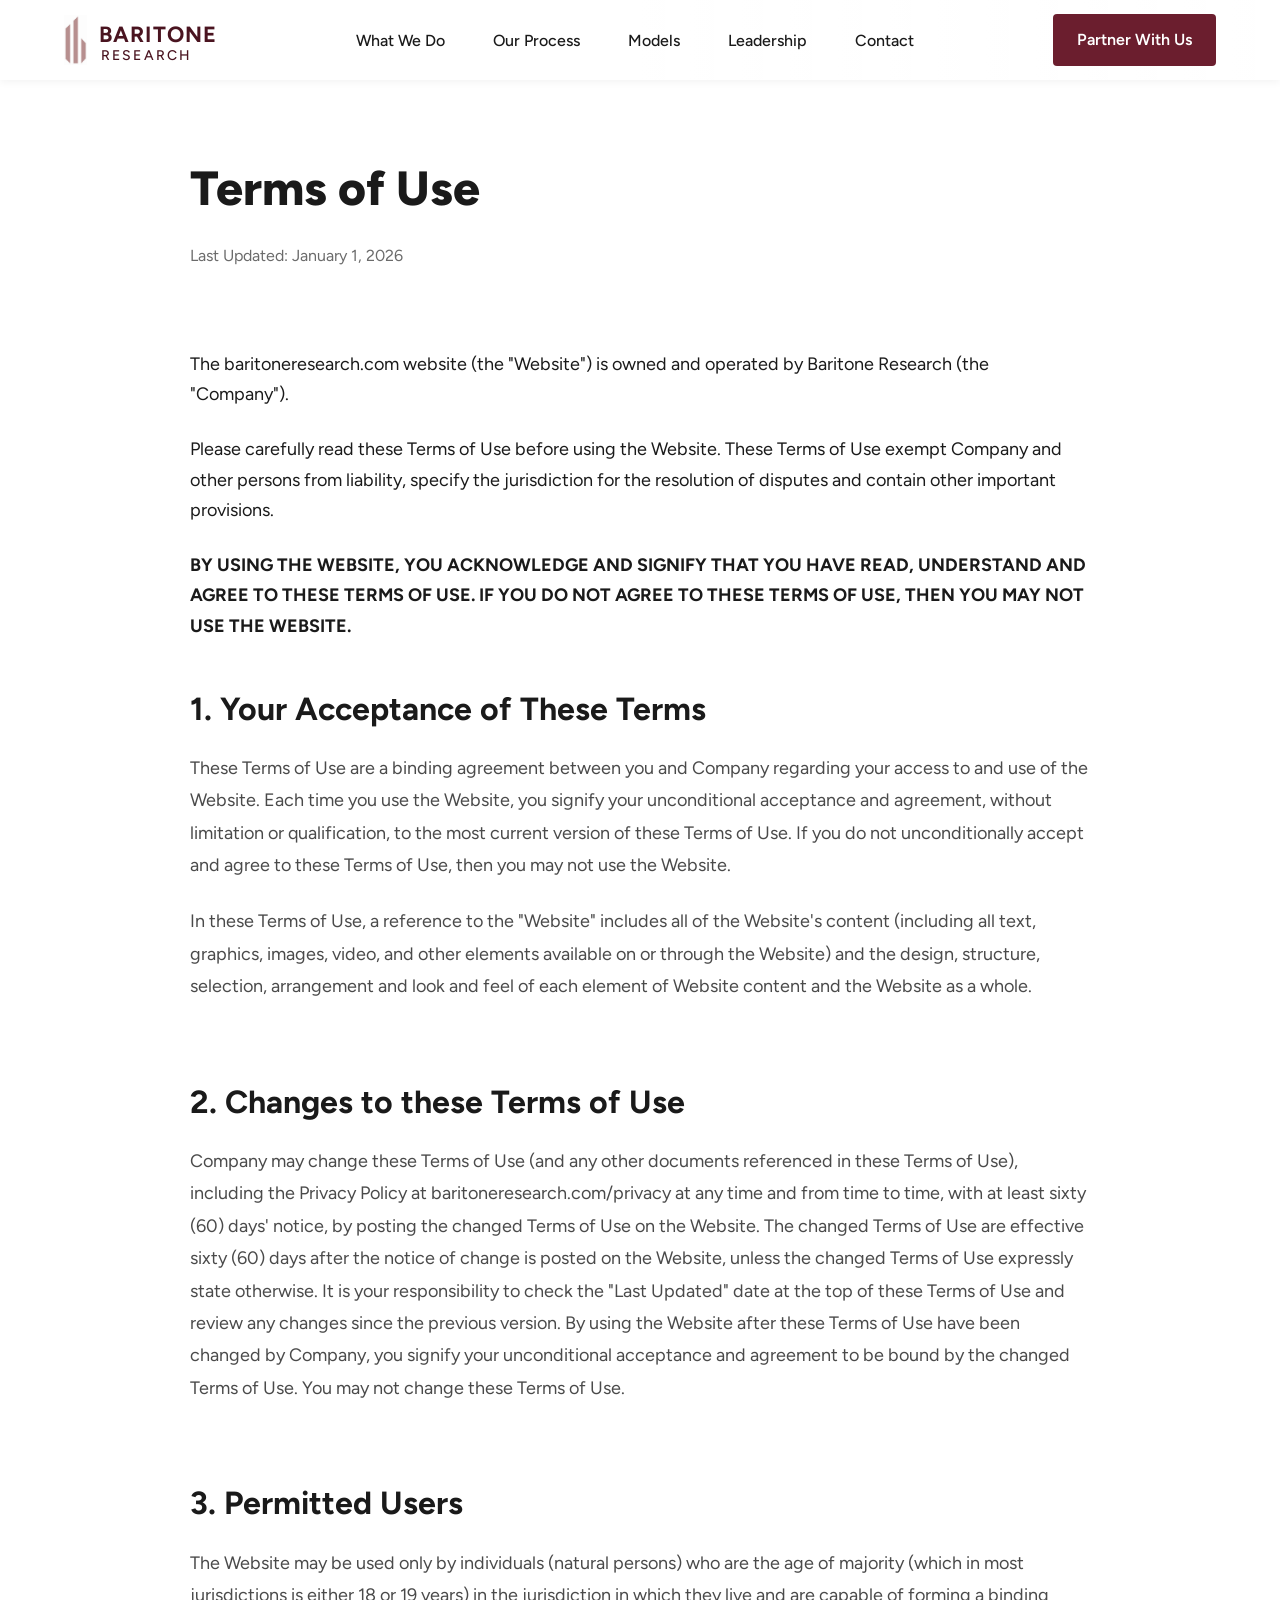
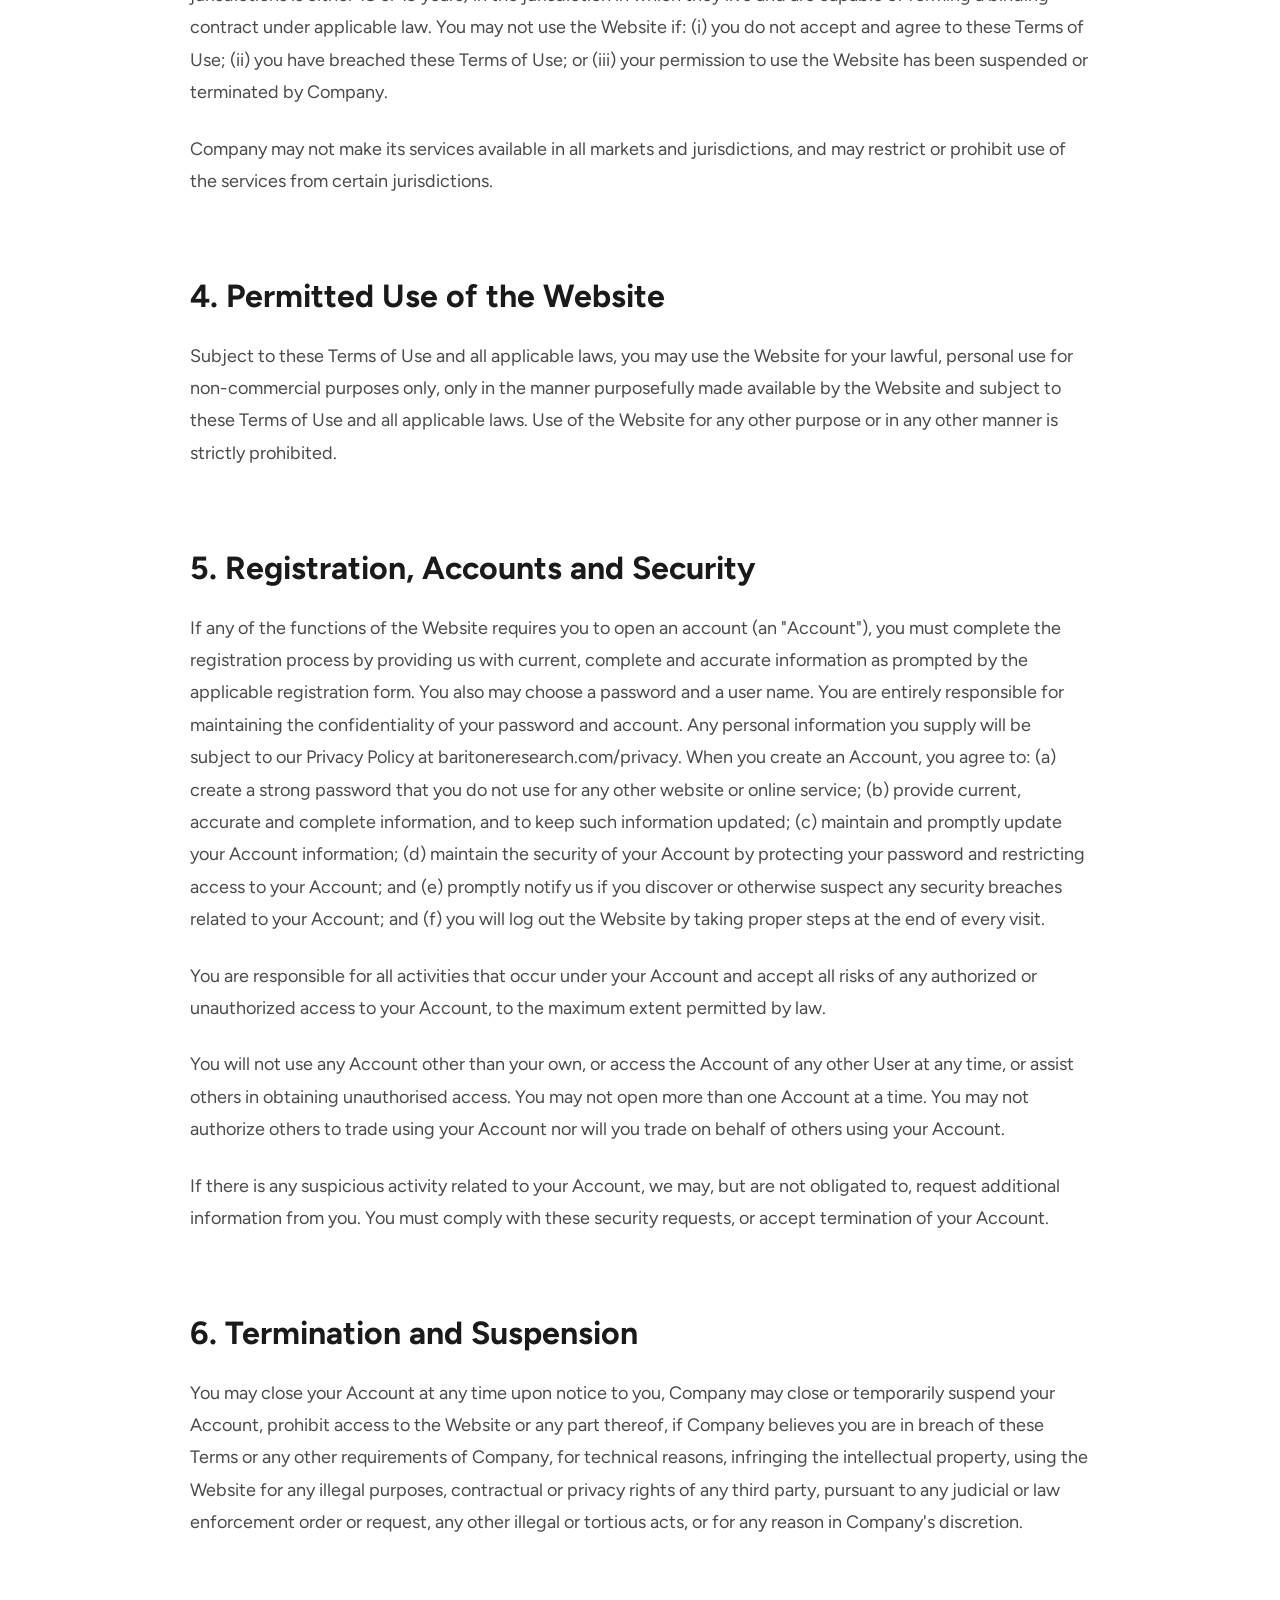
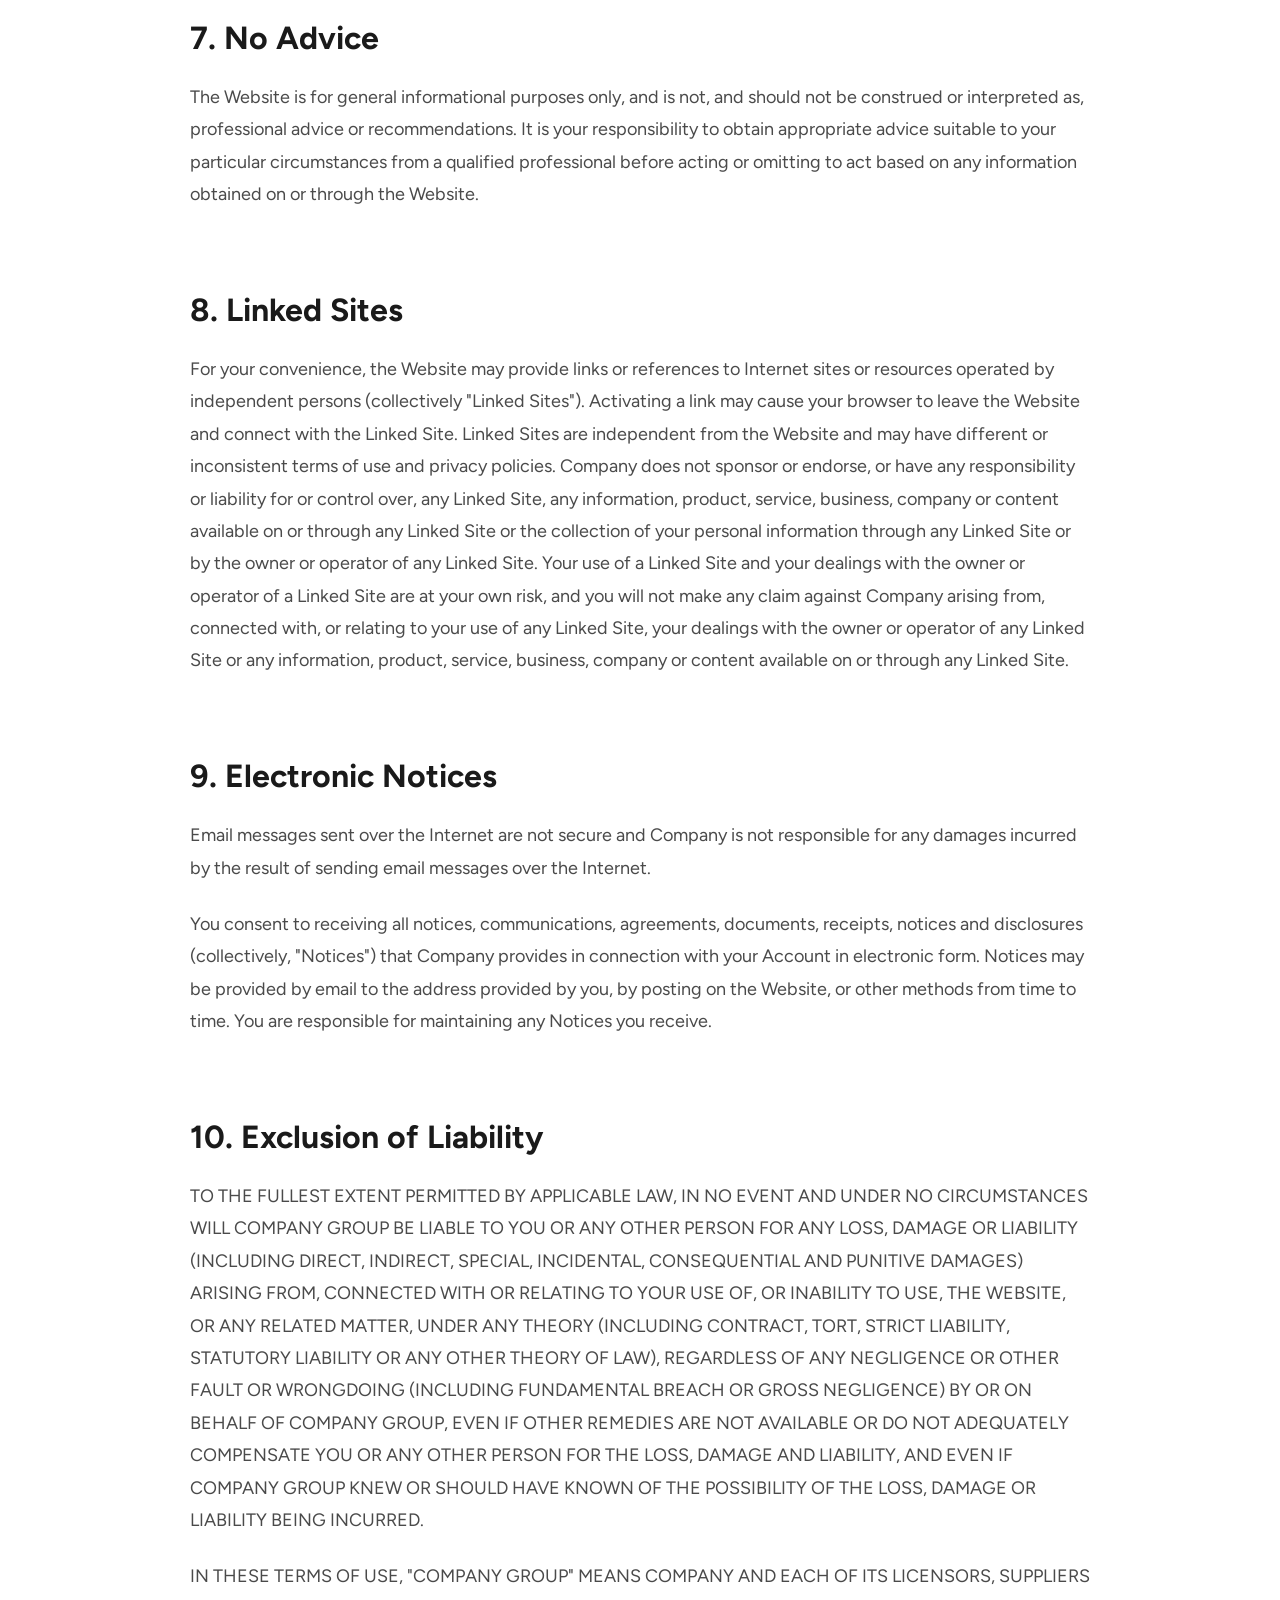
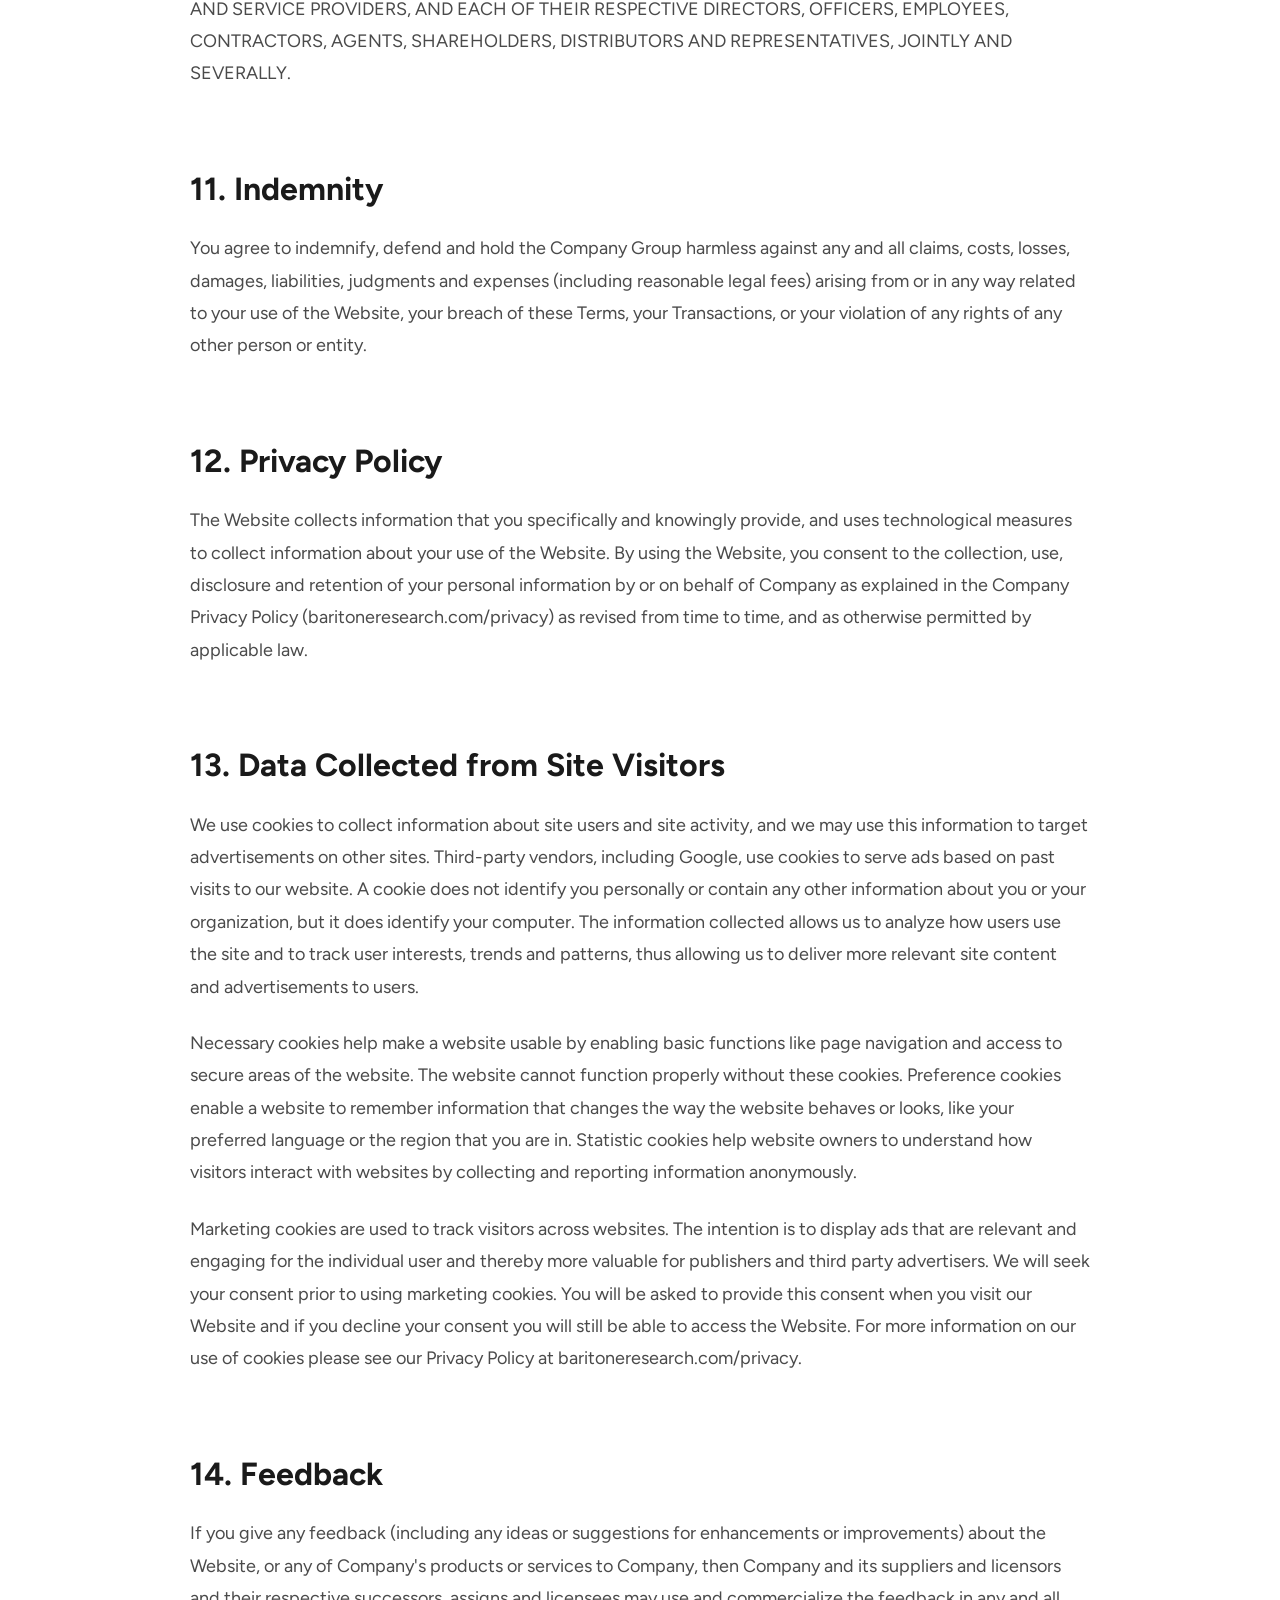
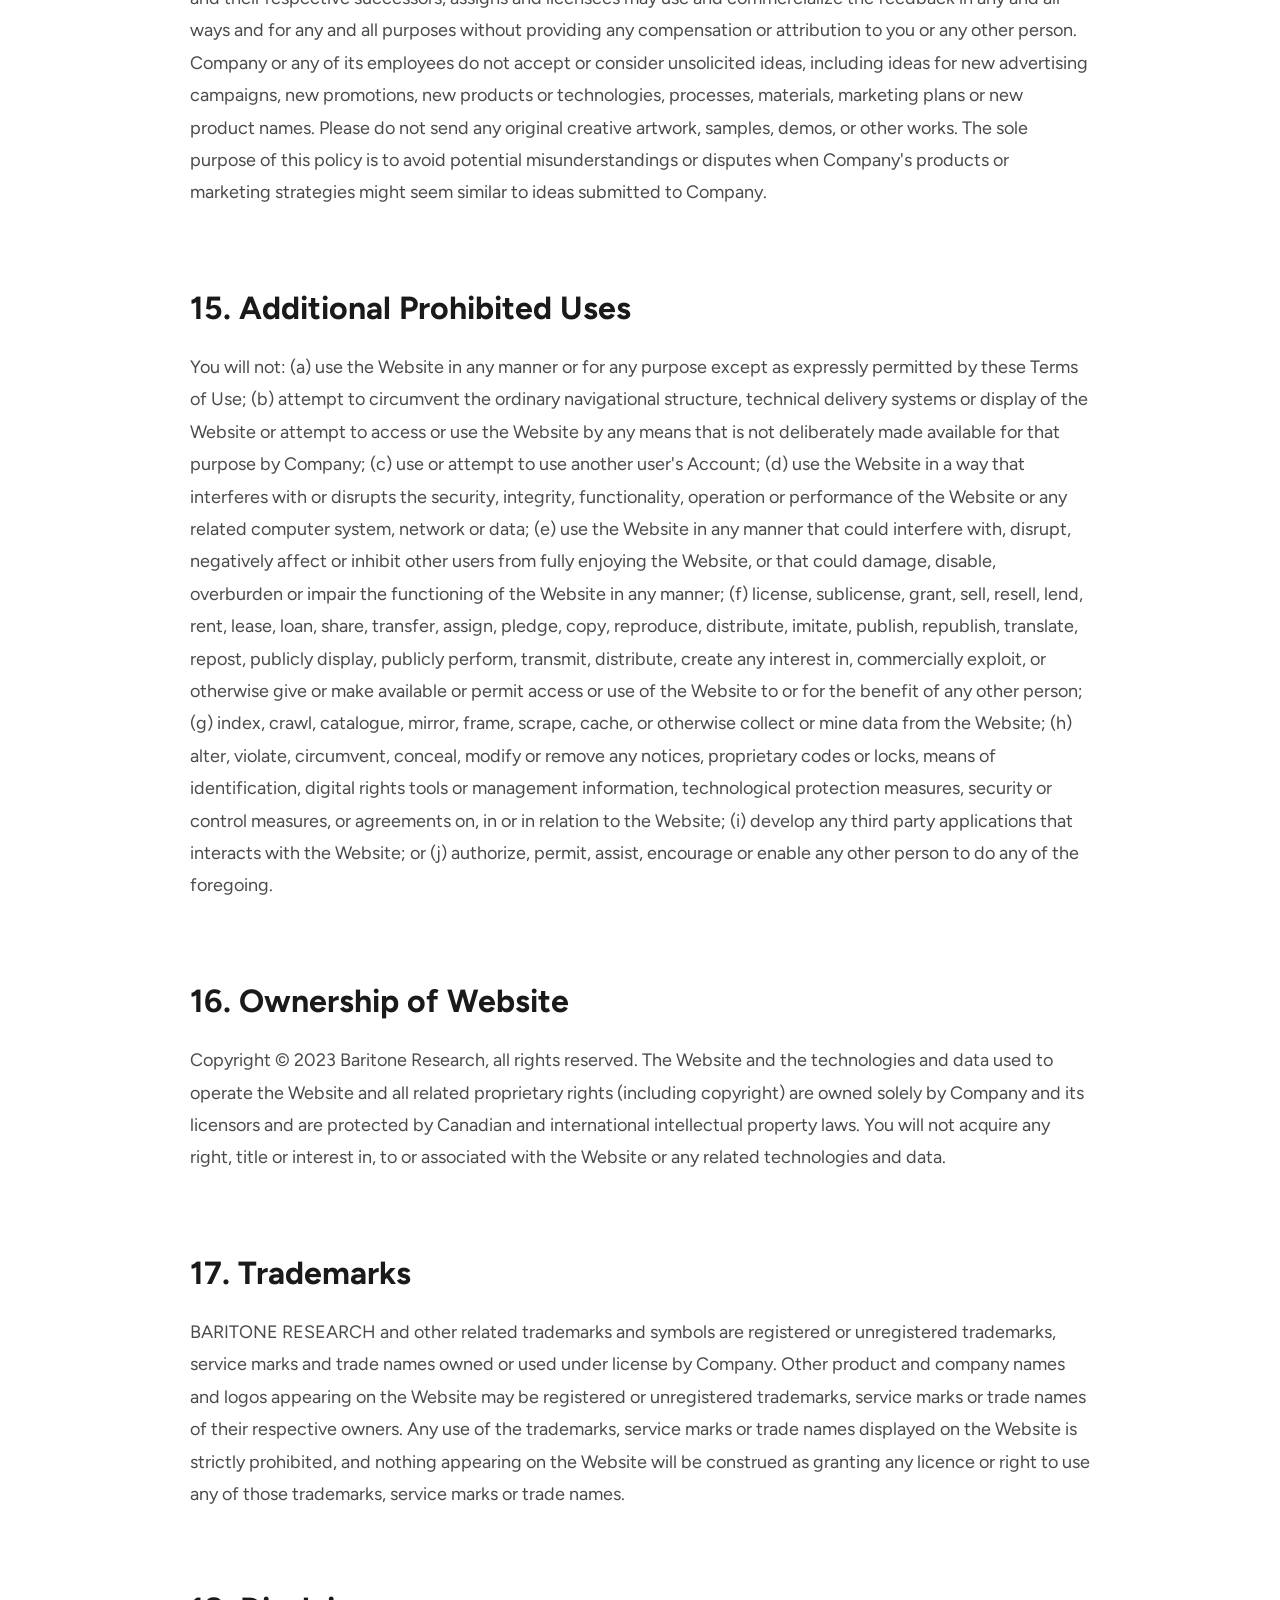
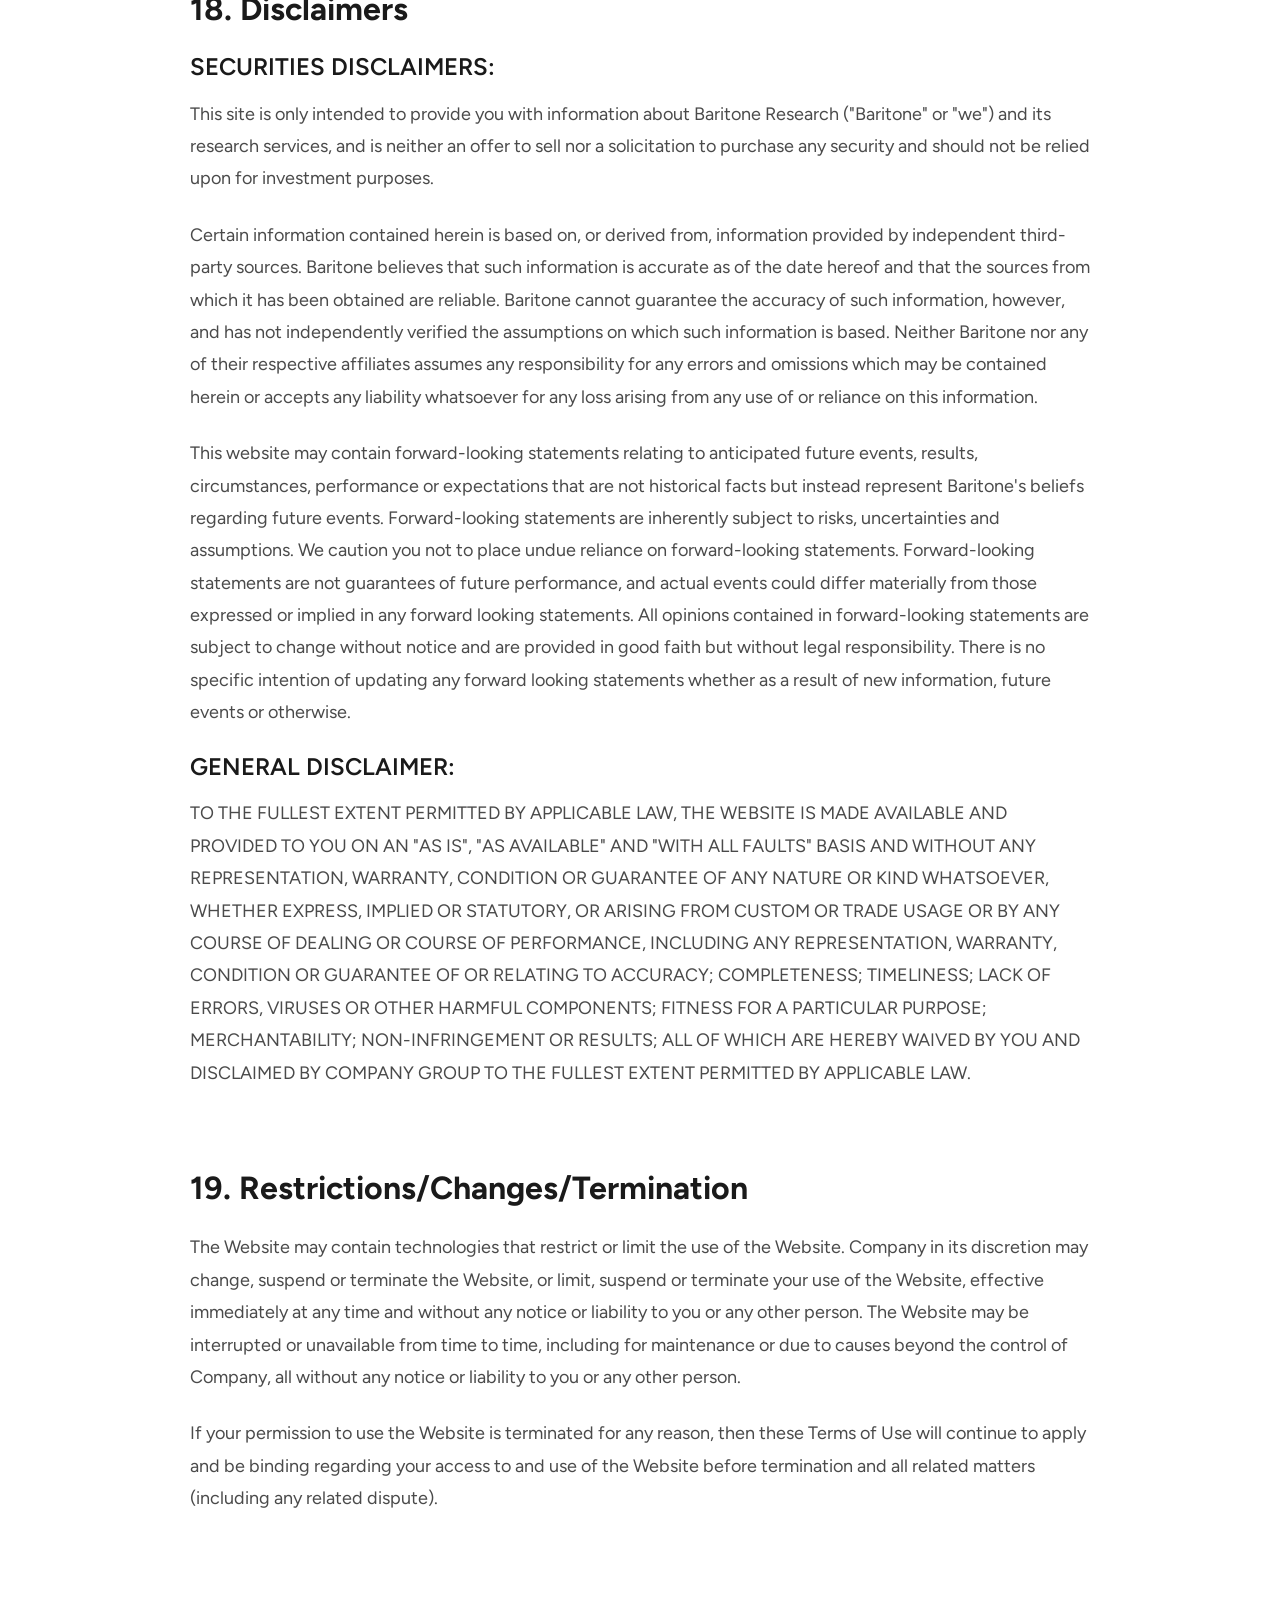
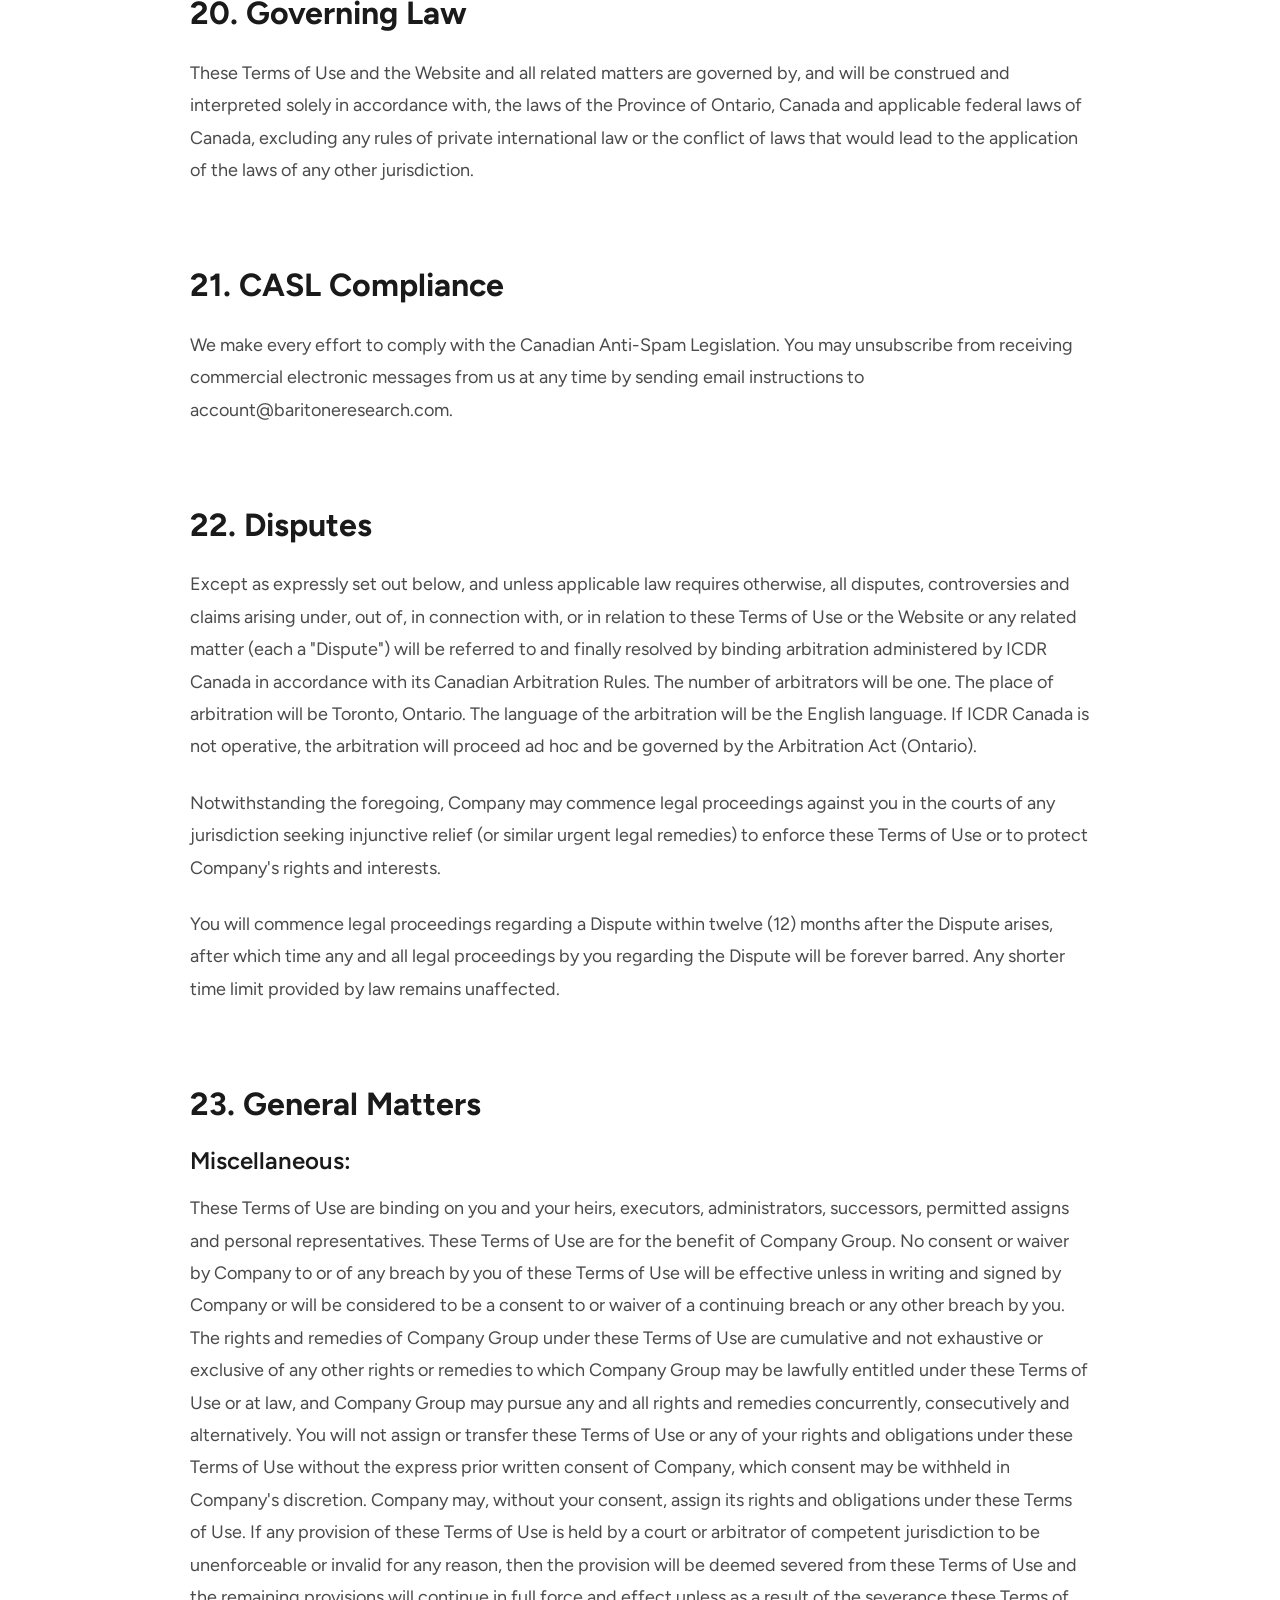
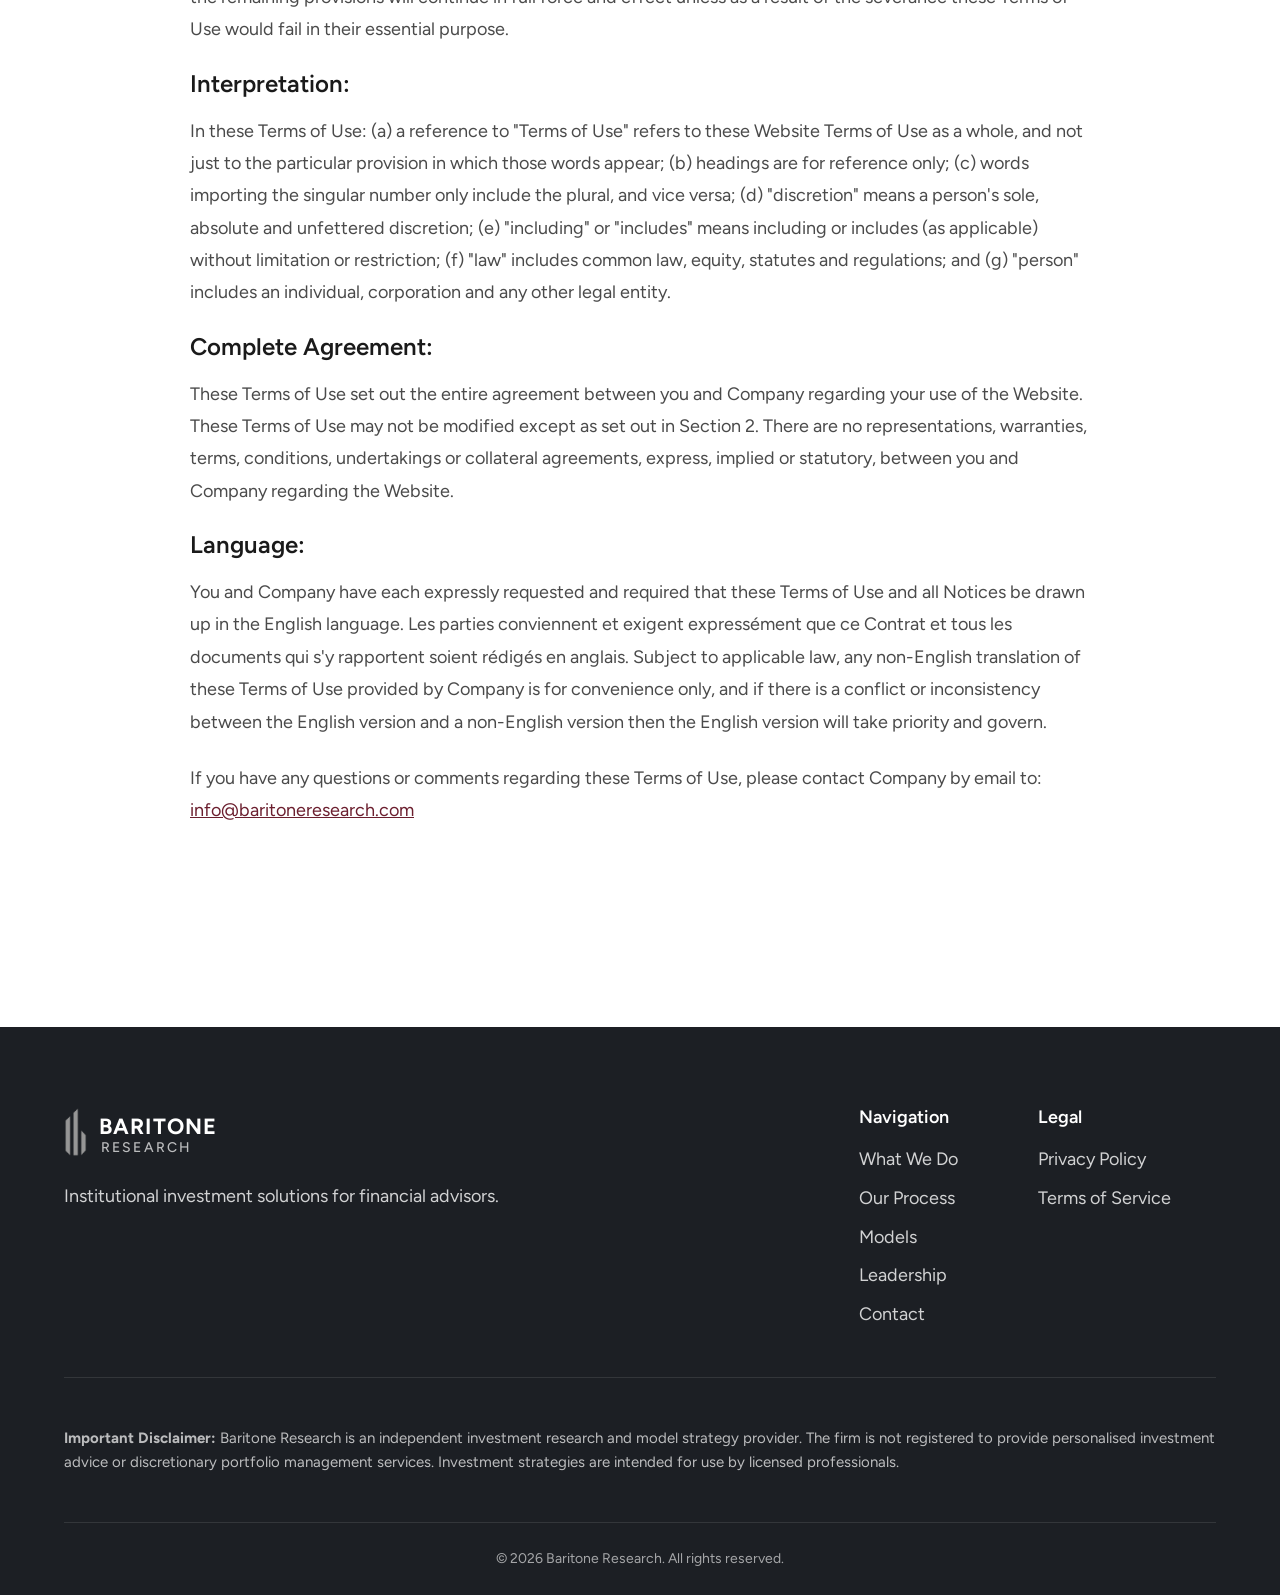
<file: terms.html>
<!DOCTYPE html>
<html lang="en">
<head>
    <meta charset="UTF-8">
    <meta name="viewport" content="width=device-width, initial-scale=1.0">
    <meta name="description" content="Terms of Use - Baritone Research">
    <title>Terms of Use - Baritone Research</title>
    <!-- Google tag (gtag.js) -->
    <script async src="https://www.googletagmanager.com/gtag/js?id=G-VVYCJHCM0T"></script>
    <script>
      window.dataLayer = window.dataLayer || [];
      function gtag(){dataLayer.push(arguments);}
      gtag('js', new Date());

      gtag('config', 'G-VVYCJHCM0T');
    </script>
    <link rel="preconnect" href="https://fonts.googleapis.com">
    <link rel="preconnect" href="https://fonts.gstatic.com" crossorigin>
    <link href="https://fonts.googleapis.com/css2?family=Figtree:wght@400;500;600;700;800&family=Playfair+Display:wght@400;500;600;700&display=swap" rel="stylesheet">
    <link rel="stylesheet" href="styles.css">
    <link rel='icon' type='image/png' href='assets/images/Favicon.png'>
</head>
<body>
    <!-- Navigation -->
    <nav id="main-nav" class="nav">
        <div class="nav-container">
            <a href="index.html" class="nav-logo">
                <img src="assets/images/B - Logo White.jpg" alt="B Logo" class="logo-b-image">
                <div class="logo-text-stack">
                    <span class="logo-text-main">BARITONE</span>
                    <span class="logo-text-sub">RESEARCH</span>
                </div>
            </a>
            <button class="hamburger" aria-label="Toggle menu">
                <span></span>
                <span></span>
                <span></span>
            </button>
            <ul class="nav-links">
                <li><a href="index.html#what-we-do">What We Do</a></li>
                <li><a href="index.html#our-process">Our Process</a></li>
                <li><a href="index.html#models">Models</a></li>
                <li><a href="index.html#leadership">Leadership</a></li>
                <li><a href="index.html#contact">Contact</a></li>
            </ul>
            <a href="index.html#contact" class="nav-cta">Partner With Us</a>
        </div>
    </nav>

    <!-- Terms of Use Content -->
    <section class="legal-page">
        <div class="container">
            <div class="legal-content">
                <h1>Terms of Use</h1>
                <p class="last-updated">Last Updated: January 1, 2026</p>

                <p>The baritoneresearch.com website (the "Website") is owned and operated by Baritone Research (the "Company").</p>

                <p>Please carefully read these Terms of Use before using the Website. These Terms of Use exempt Company and other persons from liability, specify the jurisdiction for the resolution of disputes and contain other important provisions.</p>

                <p><strong>BY USING THE WEBSITE, YOU ACKNOWLEDGE AND SIGNIFY THAT YOU HAVE READ, UNDERSTAND AND AGREE TO THESE TERMS OF USE. IF YOU DO NOT AGREE TO THESE TERMS OF USE, THEN YOU MAY NOT USE THE WEBSITE.</strong></p>

                <div class="legal-section">
                    <h2>1. Your Acceptance of These Terms</h2>
                    <p>These Terms of Use are a binding agreement between you and Company regarding your access to and use of the Website. Each time you use the Website, you signify your unconditional acceptance and agreement, without limitation or qualification, to the most current version of these Terms of Use. If you do not unconditionally accept and agree to these Terms of Use, then you may not use the Website.</p>
                    <p>In these Terms of Use, a reference to the "Website" includes all of the Website's content (including all text, graphics, images, video, and other elements available on or through the Website) and the design, structure, selection, arrangement and look and feel of each element of Website content and the Website as a whole.</p>
                </div>

                <div class="legal-section">
                    <h2>2. Changes to these Terms of Use</h2>
                    <p>Company may change these Terms of Use (and any other documents referenced in these Terms of Use), including the Privacy Policy at baritoneresearch.com/privacy at any time and from time to time, with at least sixty (60) days' notice, by posting the changed Terms of Use on the Website. The changed Terms of Use are effective sixty (60) days after the notice of change is posted on the Website, unless the changed Terms of Use expressly state otherwise. It is your responsibility to check the "Last Updated" date at the top of these Terms of Use and review any changes since the previous version. By using the Website after these Terms of Use have been changed by Company, you signify your unconditional acceptance and agreement to be bound by the changed Terms of Use. You may not change these Terms of Use.</p>
                </div>

                <div class="legal-section">
                    <h2>3. Permitted Users</h2>
                    <p>The Website may be used only by individuals (natural persons) who are the age of majority (which in most jurisdictions is either 18 or 19 years) in the jurisdiction in which they live and are capable of forming a binding contract under applicable law. You may not use the Website if: (i) you do not accept and agree to these Terms of Use; (ii) you have breached these Terms of Use; or (iii) your permission to use the Website has been suspended or terminated by Company.</p>
                    <p>Company may not make its services available in all markets and jurisdictions, and may restrict or prohibit use of the services from certain jurisdictions.</p>
                </div>

                <div class="legal-section">
                    <h2>4. Permitted Use of the Website</h2>
                    <p>Subject to these Terms of Use and all applicable laws, you may use the Website for your lawful, personal use for non-commercial purposes only, only in the manner purposefully made available by the Website and subject to these Terms of Use and all applicable laws. Use of the Website for any other purpose or in any other manner is strictly prohibited.</p>
                </div>

                <div class="legal-section">
                    <h2>5. Registration, Accounts and Security</h2>
                    <p>If any of the functions of the Website requires you to open an account (an "Account"), you must complete the registration process by providing us with current, complete and accurate information as prompted by the applicable registration form. You also may choose a password and a user name. You are entirely responsible for maintaining the confidentiality of your password and account. Any personal information you supply will be subject to our Privacy Policy at baritoneresearch.com/privacy. When you create an Account, you agree to: (a) create a strong password that you do not use for any other website or online service; (b) provide current, accurate and complete information, and to keep such information updated; (c) maintain and promptly update your Account information; (d) maintain the security of your Account by protecting your password and restricting access to your Account; and (e) promptly notify us if you discover or otherwise suspect any security breaches related to your Account; and (f) you will log out the Website by taking proper steps at the end of every visit.</p>
                    <p>You are responsible for all activities that occur under your Account and accept all risks of any authorized or unauthorized access to your Account, to the maximum extent permitted by law.</p>
                    <p>You will not use any Account other than your own, or access the Account of any other User at any time, or assist others in obtaining unauthorised access. You may not open more than one Account at a time. You may not authorize others to trade using your Account nor will you trade on behalf of others using your Account.</p>
                    <p>If there is any suspicious activity related to your Account, we may, but are not obligated to, request additional information from you. You must comply with these security requests, or accept termination of your Account.</p>
                </div>

                <div class="legal-section">
                    <h2>6. Termination and Suspension</h2>
                    <p>You may close your Account at any time upon notice to you, Company may close or temporarily suspend your Account, prohibit access to the Website or any part thereof, if Company believes you are in breach of these Terms or any other requirements of Company, for technical reasons, infringing the intellectual property, using the Website for any illegal purposes, contractual or privacy rights of any third party, pursuant to any judicial or law enforcement order or request, any other illegal or tortious acts, or for any reason in Company's discretion.</p>
                </div>

                <div class="legal-section">
                    <h2>7. No Advice</h2>
                    <p>The Website is for general informational purposes only, and is not, and should not be construed or interpreted as, professional advice or recommendations. It is your responsibility to obtain appropriate advice suitable to your particular circumstances from a qualified professional before acting or omitting to act based on any information obtained on or through the Website.</p>
                </div>

                <div class="legal-section">
                    <h2>8. Linked Sites</h2>
                    <p>For your convenience, the Website may provide links or references to Internet sites or resources operated by independent persons (collectively "Linked Sites"). Activating a link may cause your browser to leave the Website and connect with the Linked Site. Linked Sites are independent from the Website and may have different or inconsistent terms of use and privacy policies. Company does not sponsor or endorse, or have any responsibility or liability for or control over, any Linked Site, any information, product, service, business, company or content available on or through any Linked Site or the collection of your personal information through any Linked Site or by the owner or operator of any Linked Site. Your use of a Linked Site and your dealings with the owner or operator of a Linked Site are at your own risk, and you will not make any claim against Company arising from, connected with, or relating to your use of any Linked Site, your dealings with the owner or operator of any Linked Site or any information, product, service, business, company or content available on or through any Linked Site.</p>
                </div>

                <div class="legal-section">
                    <h2>9. Electronic Notices</h2>
                    <p>Email messages sent over the Internet are not secure and Company is not responsible for any damages incurred by the result of sending email messages over the Internet.</p>
                    <p>You consent to receiving all notices, communications, agreements, documents, receipts, notices and disclosures (collectively, "Notices") that Company provides in connection with your Account in electronic form. Notices may be provided by email to the address provided by you, by posting on the Website, or other methods from time to time. You are responsible for maintaining any Notices you receive.</p>
                </div>

                <div class="legal-section">
                    <h2>10. Exclusion of Liability</h2>
                    <p>TO THE FULLEST EXTENT PERMITTED BY APPLICABLE LAW, IN NO EVENT AND UNDER NO CIRCUMSTANCES WILL COMPANY GROUP BE LIABLE TO YOU OR ANY OTHER PERSON FOR ANY LOSS, DAMAGE OR LIABILITY (INCLUDING DIRECT, INDIRECT, SPECIAL, INCIDENTAL, CONSEQUENTIAL AND PUNITIVE DAMAGES) ARISING FROM, CONNECTED WITH OR RELATING TO YOUR USE OF, OR INABILITY TO USE, THE WEBSITE, OR ANY RELATED MATTER, UNDER ANY THEORY (INCLUDING CONTRACT, TORT, STRICT LIABILITY, STATUTORY LIABILITY OR ANY OTHER THEORY OF LAW), REGARDLESS OF ANY NEGLIGENCE OR OTHER FAULT OR WRONGDOING (INCLUDING FUNDAMENTAL BREACH OR GROSS NEGLIGENCE) BY OR ON BEHALF OF COMPANY GROUP, EVEN IF OTHER REMEDIES ARE NOT AVAILABLE OR DO NOT ADEQUATELY COMPENSATE YOU OR ANY OTHER PERSON FOR THE LOSS, DAMAGE AND LIABILITY, AND EVEN IF COMPANY GROUP KNEW OR SHOULD HAVE KNOWN OF THE POSSIBILITY OF THE LOSS, DAMAGE OR LIABILITY BEING INCURRED.</p>
                    <p>IN THESE TERMS OF USE, "COMPANY GROUP" MEANS COMPANY AND EACH OF ITS LICENSORS, SUPPLIERS AND SERVICE PROVIDERS, AND EACH OF THEIR RESPECTIVE DIRECTORS, OFFICERS, EMPLOYEES, CONTRACTORS, AGENTS, SHAREHOLDERS, DISTRIBUTORS AND REPRESENTATIVES, JOINTLY AND SEVERALLY.</p>
                </div>

                <div class="legal-section">
                    <h2>11. Indemnity</h2>
                    <p>You agree to indemnify, defend and hold the Company Group harmless against any and all claims, costs, losses, damages, liabilities, judgments and expenses (including reasonable legal fees) arising from or in any way related to your use of the Website, your breach of these Terms, your Transactions, or your violation of any rights of any other person or entity.</p>
                </div>

                <div class="legal-section">
                    <h2>12. Privacy Policy</h2>
                    <p>The Website collects information that you specifically and knowingly provide, and uses technological measures to collect information about your use of the Website. By using the Website, you consent to the collection, use, disclosure and retention of your personal information by or on behalf of Company as explained in the Company Privacy Policy (baritoneresearch.com/privacy) as revised from time to time, and as otherwise permitted by applicable law.</p>
                </div>

                <div class="legal-section">
                    <h2>13. Data Collected from Site Visitors</h2>
                    <p>We use cookies to collect information about site users and site activity, and we may use this information to target advertisements on other sites. Third-party vendors, including Google, use cookies to serve ads based on past visits to our website. A cookie does not identify you personally or contain any other information about you or your organization, but it does identify your computer. The information collected allows us to analyze how users use the site and to track user interests, trends and patterns, thus allowing us to deliver more relevant site content and advertisements to users.</p>
                    <p>Necessary cookies help make a website usable by enabling basic functions like page navigation and access to secure areas of the website. The website cannot function properly without these cookies. Preference cookies enable a website to remember information that changes the way the website behaves or looks, like your preferred language or the region that you are in. Statistic cookies help website owners to understand how visitors interact with websites by collecting and reporting information anonymously.</p>
                    <p>Marketing cookies are used to track visitors across websites. The intention is to display ads that are relevant and engaging for the individual user and thereby more valuable for publishers and third party advertisers. We will seek your consent prior to using marketing cookies. You will be asked to provide this consent when you visit our Website and if you decline your consent you will still be able to access the Website. For more information on our use of cookies please see our Privacy Policy at baritoneresearch.com/privacy.</p>
                </div>

                <div class="legal-section">
                    <h2>14. Feedback</h2>
                    <p>If you give any feedback (including any ideas or suggestions for enhancements or improvements) about the Website, or any of Company's products or services to Company, then Company and its suppliers and licensors and their respective successors, assigns and licensees may use and commercialize the feedback in any and all ways and for any and all purposes without providing any compensation or attribution to you or any other person. Company or any of its employees do not accept or consider unsolicited ideas, including ideas for new advertising campaigns, new promotions, new products or technologies, processes, materials, marketing plans or new product names. Please do not send any original creative artwork, samples, demos, or other works. The sole purpose of this policy is to avoid potential misunderstandings or disputes when Company's products or marketing strategies might seem similar to ideas submitted to Company.</p>
                </div>

                <div class="legal-section">
                    <h2>15. Additional Prohibited Uses</h2>
                    <p>You will not: (a) use the Website in any manner or for any purpose except as expressly permitted by these Terms of Use; (b) attempt to circumvent the ordinary navigational structure, technical delivery systems or display of the Website or attempt to access or use the Website by any means that is not deliberately made available for that purpose by Company; (c) use or attempt to use another user's Account; (d) use the Website in a way that interferes with or disrupts the security, integrity, functionality, operation or performance of the Website or any related computer system, network or data; (e) use the Website in any manner that could interfere with, disrupt, negatively affect or inhibit other users from fully enjoying the Website, or that could damage, disable, overburden or impair the functioning of the Website in any manner; (f) license, sublicense, grant, sell, resell, lend, rent, lease, loan, share, transfer, assign, pledge, copy, reproduce, distribute, imitate, publish, republish, translate, repost, publicly display, publicly perform, transmit, distribute, create any interest in, commercially exploit, or otherwise give or make available or permit access or use of the Website to or for the benefit of any other person; (g) index, crawl, catalogue, mirror, frame, scrape, cache, or otherwise collect or mine data from the Website; (h) alter, violate, circumvent, conceal, modify or remove any notices, proprietary codes or locks, means of identification, digital rights tools or management information, technological protection measures, security or control measures, or agreements on, in or in relation to the Website; (i) develop any third party applications that interacts with the Website; or (j) authorize, permit, assist, encourage or enable any other person to do any of the foregoing.</p>
                </div>

                <div class="legal-section">
                    <h2>16. Ownership of Website</h2>
                    <p>Copyright © 2023 Baritone Research, all rights reserved. The Website and the technologies and data used to operate the Website and all related proprietary rights (including copyright) are owned solely by Company and its licensors and are protected by Canadian and international intellectual property laws. You will not acquire any right, title or interest in, to or associated with the Website or any related technologies and data.</p>
                </div>

                <div class="legal-section">
                    <h2>17. Trademarks</h2>
                    <p>BARITONE RESEARCH and other related trademarks and symbols are registered or unregistered trademarks, service marks and trade names owned or used under license by Company. Other product and company names and logos appearing on the Website may be registered or unregistered trademarks, service marks or trade names of their respective owners. Any use of the trademarks, service marks or trade names displayed on the Website is strictly prohibited, and nothing appearing on the Website will be construed as granting any licence or right to use any of those trademarks, service marks or trade names.</p>
                </div>

                <div class="legal-section">
                    <h2>18. Disclaimers</h2>
                    <h3>SECURITIES DISCLAIMERS:</h3>
                    <p>This site is only intended to provide you with information about Baritone Research ("Baritone" or "we") and its research services, and is neither an offer to sell nor a solicitation to purchase any security and should not be relied upon for investment purposes.</p>
                    <p>Certain information contained herein is based on, or derived from, information provided by independent third-party sources. Baritone believes that such information is accurate as of the date hereof and that the sources from which it has been obtained are reliable. Baritone cannot guarantee the accuracy of such information, however, and has not independently verified the assumptions on which such information is based. Neither Baritone nor any of their respective affiliates assumes any responsibility for any errors and omissions which may be contained herein or accepts any liability whatsoever for any loss arising from any use of or reliance on this information.</p>
                    <p>This website may contain forward-looking statements relating to anticipated future events, results, circumstances, performance or expectations that are not historical facts but instead represent Baritone's beliefs regarding future events. Forward-looking statements are inherently subject to risks, uncertainties and assumptions. We caution you not to place undue reliance on forward-looking statements. Forward-looking statements are not guarantees of future performance, and actual events could differ materially from those expressed or implied in any forward looking statements. All opinions contained in forward-looking statements are subject to change without notice and are provided in good faith but without legal responsibility. There is no specific intention of updating any forward looking statements whether as a result of new information, future events or otherwise.</p>
                    <h3>GENERAL DISCLAIMER:</h3>
                    <p>TO THE FULLEST EXTENT PERMITTED BY APPLICABLE LAW, THE WEBSITE IS MADE AVAILABLE AND PROVIDED TO YOU ON AN "AS IS", "AS AVAILABLE" AND "WITH ALL FAULTS" BASIS AND WITHOUT ANY REPRESENTATION, WARRANTY, CONDITION OR GUARANTEE OF ANY NATURE OR KIND WHATSOEVER, WHETHER EXPRESS, IMPLIED OR STATUTORY, OR ARISING FROM CUSTOM OR TRADE USAGE OR BY ANY COURSE OF DEALING OR COURSE OF PERFORMANCE, INCLUDING ANY REPRESENTATION, WARRANTY, CONDITION OR GUARANTEE OF OR RELATING TO ACCURACY; COMPLETENESS; TIMELINESS; LACK OF ERRORS, VIRUSES OR OTHER HARMFUL COMPONENTS; FITNESS FOR A PARTICULAR PURPOSE; MERCHANTABILITY; NON-INFRINGEMENT OR RESULTS; ALL OF WHICH ARE HEREBY WAIVED BY YOU AND DISCLAIMED BY COMPANY GROUP TO THE FULLEST EXTENT PERMITTED BY APPLICABLE LAW.</p>
                </div>

                <div class="legal-section">
                    <h2>19. Restrictions/Changes/Termination</h2>
                    <p>The Website may contain technologies that restrict or limit the use of the Website. Company in its discretion may change, suspend or terminate the Website, or limit, suspend or terminate your use of the Website, effective immediately at any time and without any notice or liability to you or any other person. The Website may be interrupted or unavailable from time to time, including for maintenance or due to causes beyond the control of Company, all without any notice or liability to you or any other person.</p>
                    <p>If your permission to use the Website is terminated for any reason, then these Terms of Use will continue to apply and be binding regarding your access to and use of the Website before termination and all related matters (including any related dispute).</p>
                </div>

                <div class="legal-section">
                    <h2>20. Governing Law</h2>
                    <p>These Terms of Use and the Website and all related matters are governed by, and will be construed and interpreted solely in accordance with, the laws of the Province of Ontario, Canada and applicable federal laws of Canada, excluding any rules of private international law or the conflict of laws that would lead to the application of the laws of any other jurisdiction.</p>
                </div>

                <div class="legal-section">
                    <h2>21. CASL Compliance</h2>
                    <p>We make every effort to comply with the Canadian Anti-Spam Legislation. You may unsubscribe from receiving commercial electronic messages from us at any time by sending email instructions to account@baritoneresearch.com.</p>
                </div>

                <div class="legal-section">
                    <h2>22. Disputes</h2>
                    <p>Except as expressly set out below, and unless applicable law requires otherwise, all disputes, controversies and claims arising under, out of, in connection with, or in relation to these Terms of Use or the Website or any related matter (each a "Dispute") will be referred to and finally resolved by binding arbitration administered by ICDR Canada in accordance with its Canadian Arbitration Rules. The number of arbitrators will be one. The place of arbitration will be Toronto, Ontario. The language of the arbitration will be the English language. If ICDR Canada is not operative, the arbitration will proceed ad hoc and be governed by the Arbitration Act (Ontario).</p>
                    <p>Notwithstanding the foregoing, Company may commence legal proceedings against you in the courts of any jurisdiction seeking injunctive relief (or similar urgent legal remedies) to enforce these Terms of Use or to protect Company's rights and interests.</p>
                    <p>You will commence legal proceedings regarding a Dispute within twelve (12) months after the Dispute arises, after which time any and all legal proceedings by you regarding the Dispute will be forever barred. Any shorter time limit provided by law remains unaffected.</p>
                </div>

                <div class="legal-section">
                    <h2>23. General Matters</h2>
                    <h3>Miscellaneous:</h3>
                    <p>These Terms of Use are binding on you and your heirs, executors, administrators, successors, permitted assigns and personal representatives. These Terms of Use are for the benefit of Company Group. No consent or waiver by Company to or of any breach by you of these Terms of Use will be effective unless in writing and signed by Company or will be considered to be a consent to or waiver of a continuing breach or any other breach by you. The rights and remedies of Company Group under these Terms of Use are cumulative and not exhaustive or exclusive of any other rights or remedies to which Company Group may be lawfully entitled under these Terms of Use or at law, and Company Group may pursue any and all rights and remedies concurrently, consecutively and alternatively. You will not assign or transfer these Terms of Use or any of your rights and obligations under these Terms of Use without the express prior written consent of Company, which consent may be withheld in Company's discretion. Company may, without your consent, assign its rights and obligations under these Terms of Use. If any provision of these Terms of Use is held by a court or arbitrator of competent jurisdiction to be unenforceable or invalid for any reason, then the provision will be deemed severed from these Terms of Use and the remaining provisions will continue in full force and effect unless as a result of the severance these Terms of Use would fail in their essential purpose.</p>
                    <h3>Interpretation:</h3>
                    <p>In these Terms of Use: (a) a reference to "Terms of Use" refers to these Website Terms of Use as a whole, and not just to the particular provision in which those words appear; (b) headings are for reference only; (c) words importing the singular number only include the plural, and vice versa; (d) "discretion" means a person's sole, absolute and unfettered discretion; (e) "including" or "includes" means including or includes (as applicable) without limitation or restriction; (f) "law" includes common law, equity, statutes and regulations; and (g) "person" includes an individual, corporation and any other legal entity.</p>
                    <h3>Complete Agreement:</h3>
                    <p>These Terms of Use set out the entire agreement between you and Company regarding your use of the Website. These Terms of Use may not be modified except as set out in Section 2. There are no representations, warranties, terms, conditions, undertakings or collateral agreements, express, implied or statutory, between you and Company regarding the Website.</p>
                    <h3>Language:</h3>
                    <p>You and Company have each expressly requested and required that these Terms of Use and all Notices be drawn up in the English language. Les parties conviennent et exigent expressément que ce Contrat et tous les documents qui s'y rapportent soient rédigés en anglais. Subject to applicable law, any non-English translation of these Terms of Use provided by Company is for convenience only, and if there is a conflict or inconsistency between the English version and a non-English version then the English version will take priority and govern.</p>
                    <p>If you have any questions or comments regarding these Terms of Use, please contact Company by email to: <a href="mailto:info@baritoneresearch.com">info@baritoneresearch.com</a></p>
                </div>
            </div>
        </div>
    </section>

    <!-- Footer -->
    <footer class="footer">
        <div class="container">
            <div class="footer-content">
                <div class="footer-brand">
                    <div class="footer-logo">
                        <img src="assets/images/B - Logo transparent.png" alt="B Logo" class="footer-logo-image">
                        <div class="footer-logo-text-stack">
                            <span class="footer-logo-main">BARITONE</span>
                            <span class="footer-logo-sub">RESEARCH</span>
                        </div>
                    </div>
                    <p class="footer-tagline">Institutional investment solutions for financial advisors.</p>
                </div>

                <div class="footer-links">
                    <div class="footer-column">
                        <h4>Navigation</h4>
                        <ul>
                            <li><a href="index.html#what-we-do">What We Do</a></li>
                            <li><a href="index.html#our-process">Our Process</a></li>
                            <li><a href="index.html#models">Models</a></li>
                            <li><a href="index.html#leadership">Leadership</a></li>
                            <li><a href="index.html#contact">Contact</a></li>
                        </ul>
                    </div>
                    <div class="footer-column">
                        <h4>Legal</h4>
                        <ul>
                            <li><a href="privacy.html">Privacy Policy</a></li>
                            <li><a href="terms.html">Terms of Service</a></li>
                        </ul>
                    </div>
                </div>
            </div>

            <div class="footer-disclaimer">
                <p><strong>Important Disclaimer:</strong> Baritone Research is an independent investment research and model strategy provider. The firm is not registered to provide personalised investment advice or discretionary portfolio management services. Investment strategies are intended for use by licensed professionals.</p>
            </div>

            <div class="footer-bottom">
                <p>&copy; 2026 Baritone Research. All rights reserved.</p>
            </div>
        </div>
    </footer>

    <script src="script.js"></script>
</body>
</html>
</file>
<file: styles.css>
/* ===================================
   CSS VARIABLES
   =================================== */
:root {
    /* Colors - New Dark Sophisticated Palette */
    --color-primary: #6B1E2E;
    --color-primary-dark: #4A1420;
    --color-primary-light: #8B2E3E;
    --color-background-dark: #0F1114;
    --color-background-light: #F5F5F2;
    --color-card-dark: #1C1F24;
    --color-text: #1A1A1A;
    --color-text-light: #6B6B6B;
    --color-text-dark-bg: #E8E8E8;
    --color-white: #FFFFFF;
    --color-border: #E0DDD8;
    --color-border-dark: rgba(255, 255, 255, 0.1);
    
    /* Status Colors */
    --color-status-updated: #2ECC71;
    --color-status-reviewed: #3498DB;
    --color-status-running: #F39C12;
    --color-status-pending: #95A5A6;
    --color-green: #10B981;
    --color-red: #EF4444;
    
    /* Fonts */
    --font-heading: 'Figtree', sans-serif;
    --font-accent: 'Playfair Display', serif;
    --font-body: 'Figtree', sans-serif;
    
    /* Font Sizes - Increased for modern look */
    --font-size-base: 18px;
    --font-size-small: 16px;
    --font-size-large: 22px;
    --font-size-h1: 72px;
    --font-size-h2: 48px;
    --font-size-h3: 32px;
    --font-size-h4: 24px;
    
    /* Spacing */
    --spacing-xs: 8px;
    --spacing-sm: 16px;
    --spacing-md: 24px;
    --spacing-lg: 48px;
    --spacing-xl: 80px;
    --spacing-xxl: 120px;
    
    /* Layout */
    --container-max-width: 1200px;
    --nav-height: 80px;
    
    /* Transitions */
    --transition-fast: 0.2s ease;
    --transition-medium: 0.4s ease;
    --transition-slow: 0.6s ease;
}

/* ===================================
   RESET & BASE STYLES
   =================================== */
* {
    margin: 0;
    padding: 0;
    box-sizing: border-box;
}

html {
    scroll-behavior: smooth;
    font-size: 16px;
}

body {
    font-family: var(--font-body);
    font-size: var(--font-size-base);
    line-height: 1.7;
    color: var(--color-text);
    background-color: var(--color-background-light);
    -webkit-font-smoothing: antialiased;
    -moz-osx-font-smoothing: grayscale;
}

img {
    max-width: 100%;
    height: auto;
    display: block;
}

a {
    text-decoration: none;
    color: inherit;
    transition: color var(--transition-fast);
}

ul {
    list-style: none;
}

/* ===================================
   TYPOGRAPHY
   =================================== */
h1, h2, h3, h4, h5, h6 {
    font-family: var(--font-heading);
    font-weight: 700;
    line-height: 1.2;
    margin-bottom: var(--spacing-md);
}

h1 {
    font-size: var(--font-size-h1);
    font-weight: 800;
}

h2 {
    font-size: var(--font-size-h2);
    font-weight: 700;
}

h3 {
    font-size: var(--font-size-h3);
    font-weight: 600;
}

h4 {
    font-size: var(--font-size-h4);
    font-weight: 600;
}

p {
    margin-bottom: var(--spacing-md);
}

.section-intro {
    font-size: var(--font-size-large);
    color: var(--color-text-light);
    max-width: 800px;
    margin: 0 auto var(--spacing-lg);
}

/* ===================================
   LAYOUT
   =================================== */
.container {
    max-width: var(--container-max-width);
    margin: 0 auto;
    padding: 0 var(--spacing-md);
}

.section {
    padding: var(--spacing-xxl) 0;
}

.section-header {
    text-align: center;
    margin-bottom: var(--spacing-xl);
}

/* ===================================
   BUTTONS
   =================================== */
.btn {
    display: inline-block;
    padding: 16px 32px;
    font-family: var(--font-heading);
    font-size: var(--font-size-base);
    font-weight: 600;
    border-radius: 4px;
    cursor: pointer;
    transition: all var(--transition-medium);
    border: 2px solid transparent;
}

.btn-primary {
    background-color: var(--color-primary);
    color: var(--color-white);
    border: 1px solid var(--color-white);
}

.btn-primary:hover {
    background-color: var(--color-primary-dark);
    border-color: var(--color-white);
    transform: translateY(-2px);
    box-shadow: 0 12px 24px rgba(107, 30, 46, 0.3);
}

.btn-secondary {
    background-color: transparent;
    color: var(--color-white);
    border: 1px solid var(--color-white);
}

.btn-secondary:hover {
    background-color: var(--color-white);
    color: var(--color-primary);
}

/* ===================================
   NAVIGATION
   =================================== */
.nav {
    position: fixed;
    top: 0;
    left: 0;
    right: 0;
    height: var(--nav-height);
    background: linear-gradient(to right, rgb(255, 255, 255) 0%, rgb(255, 255, 255) 50%, rgba(255, 255, 255, 0.95) 100%);
    backdrop-filter: blur(10px);
    box-shadow: 0 2px 8px rgba(0, 0, 0, 0.05);
    z-index: 1000;
    transition: all var(--transition-medium);
}

.nav.scrolled {
    box-shadow: 0 4px 16px rgba(0, 0, 0, 0.1);
}

.nav-container {
    max-width: var(--container-max-width);
    margin: 0 auto;
    padding: 0 var(--spacing-md);
    height: 100%;
    display: flex;
    align-items: center;
    justify-content: space-between;
}

.nav-logo {
    display: flex;
    align-items: center;
    gap: 12px;
    cursor: pointer;
}

.logo-b-image {
    height: 50px;
    width: auto;
}

.logo-text-stack {
    display: flex;
    flex-direction: column;
    line-height: 1;
    gap: 3px;
    margin-top: 7px;
}

.logo-text-main {
    font-family: var(--font-heading);
    font-size: 22px;
    font-weight: 700;
    letter-spacing: 1.2px;
    color: var(--color-primary-dark);
}

.logo-text-sub {
    font-family: var(--font-heading);
    font-size: 14px;
    font-weight: 500;
    letter-spacing: 2.2px;
    color: var(--color-primary-dark);
    margin-left: 2px;
}

.nav-links {
    display: flex;
    gap: var(--spacing-lg);
    align-items: center;
}

.nav-links a {
    font-family: var(--font-heading);
    font-size: var(--font-size-small);
    font-weight: 500;
    color: var(--color-text);
    transition: color var(--transition-fast);
}

.nav-links a:hover {
    color: var(--color-primary);
}

.nav-cta {
    padding: 12px 24px;
    background-color: var(--color-primary);
    color: var(--color-white);
    border-radius: 4px;
    font-family: var(--font-heading);
    font-size: var(--font-size-small);
    font-weight: 600;
    transition: all var(--transition-medium);
}

.nav-cta:hover {
    background-color: var(--color-primary-dark);
    transform: translateY(-2px);
    box-shadow: 0 4px 12px rgba(107, 30, 46, 0.2);
}

.hamburger {
    display: none;
    flex-direction: column;
    gap: 6px;
    background: none;
    border: none;
    cursor: pointer;
    padding: 8px;
}

.hamburger span {
    width: 28px;
    height: 3px;
    background-color: var(--color-text);
    border-radius: 2px;
    transition: all var(--transition-fast);
}

.hamburger.active span:nth-child(1) {
    transform: rotate(45deg) translate(8px, 8px);
}

.hamburger.active span:nth-child(2) {
    opacity: 0;
}

.hamburger.active span:nth-child(3) {
    transform: rotate(-45deg) translate(8px, -8px);
}

/* ===================================
   HERO SECTION
   =================================== */
.hero {
    position: relative;
    height: 100vh;
    min-height: 700px;
    display: flex;
    align-items: center;
    justify-content: center;
    overflow: hidden;
    margin-top: var(--nav-height);
    background-color: var(--color-background-dark);
}

.hero-background {
    position: absolute;
    top: 0;
    left: 0;
    width: 100%;
    height: 100%;
    background-image: url('assets/images/greymount.jpg');
    background-size: cover;
    background-position: center;
    z-index: 1;
    animation: kenBurnsZoom 21s cubic-bezier(0.42, 0, 0.58, 1) infinite alternate;
}

@keyframes kenBurnsZoom {
    0% {
        transform: scale(1);
    }
    100% {
        transform: scale(2.0);
    }
}

.hero-overlay {
    position: absolute;
    top: 0;
    left: 0;
    width: 100%;
    height: 100%;
    background: rgba(15, 17, 20, 0.50);
    z-index: 2;
}

.hero-content {
    position: relative;
    z-index: 3;
    text-align: center;
    color: var(--color-white);
    max-width: 1000px;
    padding: 0 var(--spacing-md);
}

.hero-headline {
    font-size: var(--font-size-h1);
    font-weight: 800;
    margin-bottom: var(--spacing-lg);
    line-height: 1.1;
}

.headline-word {
    display: inline-block;
    opacity: 0;
    transform: translateY(30px);
    animation: fadeUpWord 0.6s ease forwards;
}

.headline-word:nth-child(1) { animation-delay: 0.1s; }
.headline-word:nth-child(2) { animation-delay: 0.2s; }
.headline-word:nth-child(3) { animation-delay: 0.3s; }
.headline-word:nth-child(4) { animation-delay: 0.4s; }
.headline-word:nth-child(5) { animation-delay: 0.5s; }
.headline-word:nth-child(6) { 
    animation-delay: 0.6s;
    color: var(--color-primary);
    -webkit-text-stroke: 1px white;
    text-stroke: 1px white;
    paint-order: stroke fill;
    text-shadow: 
        0 1px 3px rgba(255, 255, 255, 0.5),
        0 2px 6px rgba(255, 255, 255, 0.4),
        0 4px 12px rgba(255, 255, 255, 0.3),
        0 8px 16px rgba(255, 255, 255, 0.2);
}
.headline-word:nth-child(7) { 
    animation-delay: 0.7s;
    color: var(--color-primary);
    -webkit-text-stroke: 1px white;
    text-stroke: 1px white;
    paint-order: stroke fill;
    text-shadow: 
        0 1px 3px rgba(255, 255, 255, 0.5),
        0 2px 6px rgba(255, 255, 255, 0.4),
        0 4px 12px rgba(255, 255, 255, 0.3),
        0 8px 16px rgba(255, 255, 255, 0.2);
}

@keyframes fadeUpWord {
    to {
        opacity: 1;
        transform: translateY(0);
    }
}

.hero-subheading {
    font-size: var(--font-size-large);
    margin-bottom: var(--spacing-lg);
    opacity: 0.95;
    max-width: 800px;
    margin-left: auto;
    margin-right: auto;
}

.hero-ctas {
    display: flex;
    gap: var(--spacing-md);
    justify-content: center;
    flex-wrap: wrap;
}

/* ===================================
   WHAT WE DO SECTION
   =================================== */
.what-we-do {
    background-color: var(--color-white);
}

.research-pipeline {
    max-width: 800px;
    margin: 0 auto;
}

.research-pipeline h3 {
    text-align: center;
    font-family: var(--font-accent);
    color: var(--color-primary);
    margin-bottom: var(--spacing-lg);
}

.pipeline-widget {
    background-color: var(--color-background-light);
    border-radius: 8px;
    padding: var(--spacing-lg);
    box-shadow: 0 4px 16px rgba(0, 0, 0, 0.05);
    animation: floatPulse 4s ease-in-out infinite;
}

@keyframes floatPulse {
    0%, 100% {
        transform: translateY(0);
    }
    50% {
        transform: translateY(-8px);
    }
}

.pipeline-item {
    display: flex;
    gap: var(--spacing-md);
    padding: var(--spacing-md);
    background-color: var(--color-white);
    border-radius: 6px;
    margin-bottom: var(--spacing-sm);
    transition: all var(--transition-medium);
}

.pipeline-item:last-child {
    margin-bottom: 0;
}

.pipeline-item:hover {
    transform: translateX(8px);
    box-shadow: 0 4px 12px rgba(0, 0, 0, 0.08);
}

.pipeline-status {
    display: flex;
    flex-direction: column;
    align-items: center;
    gap: var(--spacing-xs);
    min-width: 80px;
}

.status-indicator {
    width: 12px;
    height: 12px;
    border-radius: 50%;
    animation: pulse 2s ease-in-out infinite;
}

.pipeline-item[data-status="updated"] .status-indicator {
    background-color: var(--color-status-updated);
}

.pipeline-item[data-status="reviewed"] .status-indicator {
    background-color: var(--color-status-reviewed);
}

.pipeline-item[data-status="running"] .status-indicator {
    background-color: var(--color-status-running);
}

.pipeline-item[data-status="pending"] .status-indicator {
    background-color: var(--color-status-pending);
}

@keyframes pulse {
    0%, 100% {
        opacity: 1;
        transform: scale(1);
    }
    50% {
        opacity: 0.6;
        transform: scale(1.1);
    }
}

.status-text {
    font-size: 14px;
    font-weight: 600;
    text-transform: uppercase;
    letter-spacing: 0.5px;
}

.pipeline-content h4 {
    font-size: 18px;
    margin-bottom: var(--spacing-xs);
}

.pipeline-time {
    font-size: 14px;
    color: var(--color-text-light);
    margin: 0;
}

/* ===================================
   FOR ADVISORS SECTION
   =================================== */
.for-advisors {
    position: relative;
    background-color: var(--color-background-light);
    overflow: hidden;
    min-height: 1000px;
}

.for-advisors::before {
    content: '';
    position: absolute;
    top: 0;
    left: 0;
    width: 100%;
    height: 100%;
    background-image: url('assets/images/cipher.jpg');
    background-size: cover;
    background-position: center;
    background-repeat: no-repeat;
    z-index: 0;
}

.for-advisors::after {
    content: '';
    position: absolute;
    top: 0;
    left: 0;
    width: 100%;
    height: 100%;
    background: rgba(200, 200, 200, 0.85);
    z-index: 1;
}

@keyframes scrollLeftToRight {
    0% {
        transform: translateX(-50%);
    }
    100% {
        transform: translateX(0);
    }
}

.for-advisors .container {
    position: relative;
    z-index: 2;
}

.for-advisors .section-header {
    position: relative;
    z-index: 2;
}

.feature-cards {
    display: grid;
    grid-template-columns: repeat(auto-fit, minmax(300px, 1fr));
    gap: var(--spacing-lg);
}

.feature-card {
    background-color: var(--color-white);
    padding: var(--spacing-lg);
    border-radius: 8px;
    box-shadow: 0 4px 16px rgba(0, 0, 0, 0.05);
    transition: all var(--transition-medium);
    opacity: 1;
    transform: translateY(0);
}

.feature-card.visible {
    opacity: 1;
    transform: translateY(0);
}

.feature-card:nth-child(1).visible {
    transition-delay: 0.1s;
}

.feature-card:nth-child(2).visible {
    transition-delay: 0.2s;
}

.feature-card:nth-child(3).visible {
    transition-delay: 0.3s;
}

.feature-card:hover {
    transform: translateY(-12px);
    box-shadow: 0 20px 40px rgba(0, 0, 0, 0.15);
}

.feature-icon {
    color: var(--color-primary);
    margin-bottom: var(--spacing-md);
}

.feature-card h3 {
    font-size: var(--font-size-h4);
    margin-bottom: var(--spacing-sm);
}

.feature-card p {
    color: var(--color-text-light);
    margin: 0;
}

/* ===================================
   OUR PROCESS SECTION
   =================================== */
.our-process {
    position: relative;
    background-color: var(--color-background-dark);
    color: var(--color-text-dark-bg);
    padding: 84px 0;
}

.our-process::before {
    content: '';
    position: absolute;
    top: 0;
    left: 0;
    width: 100%;
    height: 100%;
    background-image: 
        repeating-linear-gradient(0deg, rgba(255, 255, 255, 0.08) 0px, transparent 1px, transparent 50px, rgba(255, 255, 255, 0.08) 51px),
        repeating-linear-gradient(90deg, rgba(255, 255, 255, 0.08) 0px, transparent 1px, transparent 50px, rgba(255, 255, 255, 0.08) 51px);
    z-index: 0;
    pointer-events: none;
}

.our-process .container {
    position: relative;
    z-index: 1;
}

.our-process .section-header h2 {
    color: var(--color-white);
}

.our-process .section-intro {
    color: rgba(255, 255, 255, 0.7);
}

.network-diagram-container {
    position: relative;
    width: 100%;
    max-width: 1000px;
    margin: 0 auto var(--spacing-xl);
    min-height: 900px;
    overflow: hidden;
}

.network-svg {
    position: absolute;
    top: 0;
    left: 0;
    width: 100%;
    height: 100%;
    pointer-events: none;
}

.network-node {
    position: absolute;
    background: #1C1F24;
    border: 2px solid rgba(255, 255, 255, 0.2);
    border-radius: 12px;
    padding: var(--spacing-md);
    transition: all 0.3s ease;
}

.network-node:hover {
    border-color: var(--color-primary);
    transform: scale(1.05);
    box-shadow: 0 8px 24px rgba(107, 30, 46, 0.4);
}

.center-node {
    left: 50%;
    top: 50%;
    transform: translate(-50%, -50%);
    width: 200px;
    padding: var(--spacing-lg);
    background: var(--color-primary);
    border-color: rgba(200, 200, 200, 0.4);
}

.center-node:hover {
    border-color: var(--color-white);
    transform: translate(-50%, -50%);
    box-shadow: 0 8px 24px rgba(255, 255, 255, 0.3);
}

.center-node h3 {
    color: var(--color-white);
    font-size: 20px;
    text-align: center;
    margin: 0;
}

.outer-node {
    width: 240px;
}

.outer-node h4 {
    color: var(--color-white);
    font-size: 16px;
    font-weight: 700;
    margin-bottom: var(--spacing-xs);
}

.outer-node p {
    color: rgba(255, 255, 255, 0.85);
    font-size: 13px;
    line-height: 1.5;
    margin: 0;
}

/* Position outer nodes */
#node-0 { left: 50%; top: 10%; transform: translateX(-50%); }
#node-0:hover { transform: translateX(-50%) scale(1.05); }
#node-1 { right: 5%; top: 35%; }
#node-2 { right: 15%; bottom: 15%; }
#node-3 { left: 15%; bottom: 15%; }
#node-4 { left: 5%; top: 35%; }

.network-diagram-mobile {
    display: none;
}

.network-hint {
    display: none;
}

/* Node Popover (Desktop) */
.node-popover {
    position: fixed;
    background: rgba(28, 31, 36, 0.95);
    backdrop-filter: blur(20px);
    border: 1px solid rgba(255, 255, 255, 0.2);
    border-radius: 8px;
    padding: var(--spacing-md);
    max-width: 320px;
    box-shadow: 0 8px 32px rgba(0, 0, 0, 0.4);
    pointer-events: none;
    opacity: 0;
    transform: translateY(10px);
    transition: opacity 0.3s ease, transform 0.3s ease;
    z-index: 1000;
}

.node-popover.visible {
    opacity: 1;
    transform: translateY(0);
}

.node-popover h4 {
    color: var(--color-white);
    font-size: 16px;
    margin-bottom: var(--spacing-xs);
}

.node-popover p {
    color: rgba(255, 255, 255, 0.85);
    font-size: 13px;
    line-height: 1.6;
    margin: 0;
}

/* Mobile Description Panel */
.mobile-description-panel {
    position: fixed;
    bottom: 0;
    left: 0;
    right: 0;
    background: rgba(28, 31, 36, 0.98);
    backdrop-filter: blur(20px);
    border-top: 1px solid rgba(255, 255, 255, 0.2);
    padding: var(--spacing-lg);
    transform: translateY(100%);
    transition: transform 0.4s cubic-bezier(0.4, 0, 0.2, 1);
    z-index: 1001;
    box-shadow: 0 -8px 32px rgba(0, 0, 0, 0.4);
}

.mobile-description-panel.visible {
    transform: translateY(0);
}

.mobile-panel-content {
    position: relative;
    max-width: 600px;
    margin: 0 auto;
}

.mobile-panel-close {
    position: absolute;
    top: -10px;
    right: 0;
    background: none;
    border: none;
    color: var(--color-white);
    font-size: 32px;
    cursor: pointer;
    padding: 0;
    width: 32px;
    height: 32px;
    line-height: 1;
    opacity: 0.7;
    transition: opacity 0.2s ease;
}

.mobile-panel-close:hover {
    opacity: 1;
}

.mobile-panel-content h4 {
    color: var(--color-white);
    font-size: 20px;
    margin-bottom: var(--spacing-sm);
}

.mobile-panel-content p {
    color: rgba(255, 255, 255, 0.85);
    font-size: 15px;
    line-height: 1.7;
    margin: 0;
}

/* Mobile Network Cards */
.mobile-network-header {
    text-align: center;
    margin-bottom: var(--spacing-lg);
}

.mobile-center-node {
    display: inline-flex;
    flex-direction: column;
    align-items: center;
    gap: var(--spacing-sm);
}

.mobile-center-circle {
    width: 80px;
    height: 80px;
    border-radius: 50%;
    background-color: var(--color-primary);
    box-shadow: 0 0 30px rgba(107, 30, 46, 0.5);
}

.mobile-center-node h3 {
    color: var(--color-white);
    font-size: 20px;
    margin: 0;
}

.mobile-network-cards {
    display: flex;
    flex-direction: column;
    gap: var(--spacing-sm);
}

    .mobile-network-card {
        background: rgba(28, 31, 36, 0.6);
        backdrop-filter: blur(10px);
        border: 1px solid rgba(255, 255, 255, 0.25);
        border-radius: 8px;
        overflow: hidden;
        transition: all 0.3s ease;
    }

.mobile-network-card.expanded {
    background: rgba(28, 31, 36, 0.8);
    border-color: rgba(107, 30, 46, 0.5);
}

.mobile-card-header {
    display: flex;
    align-items: center;
    gap: var(--spacing-md);
    padding: var(--spacing-md);
}

.mobile-card-number {
    flex-shrink: 0;
    width: 32px;
    height: 32px;
    border-radius: 50%;
    background: rgba(107, 30, 46, 0.3);
    border: 2px solid var(--color-primary);
    display: flex;
    align-items: center;
    justify-content: center;
    color: var(--color-white);
    font-weight: 600;
    font-size: 14px;
}

.mobile-card-title {
    flex: 1;
    color: var(--color-white);
    font-size: 16px;
    font-weight: 600;
    margin: 0;
}

.mobile-card-content {
    max-height: none;
    overflow: visible;
    padding: 0 var(--spacing-md) var(--spacing-md);
}

.mobile-card-description {
    color: rgba(255, 255, 255, 0.8);
    font-size: 14px;
    line-height: 1.7;
    margin: 0;
}

.ai-callout {
    position: relative;
    display: flex;
    gap: var(--spacing-md);
    background: rgba(28, 31, 36, 0.8);
    backdrop-filter: blur(10px);
    border: 1px solid rgba(255, 255, 255, 0.1);
    color: var(--color-white);
    padding: var(--spacing-lg);
    border-radius: 8px;
    max-width: 900px;
    margin: 0 auto 0;
    opacity: 1;
    transform: scale(1);
    transition: all 0.1s ease;
}

.ai-callout:hover {
    background: #1a4a1a;
    border: 2px solid #2d8a2d;
}

.ai-callout.visible {
    opacity: 1;
    transform: scale(1);
}

.ai-badge {
    display: inline-block;
    background: rgba(45, 138, 45, 0.2);
    color: #2d8a2d;
    font-size: 11px;
    font-weight: 700;
    letter-spacing: 1px;
    padding: 4px 10px;
    border-radius: 4px;
    margin-bottom: var(--spacing-sm);
    border: 1px solid rgba(45, 138, 45, 0.3);
}

.callout-icon {
    flex-shrink: 0;
    color: #2d8a2d;
}

.callout-content h4 {
    margin-bottom: var(--spacing-sm);
    color: var(--color-white);
    font-size: 20px;
}

.callout-content p {
    margin: 0;
    opacity: 0.9;
    color: rgba(255, 255, 255, 0.85);
    line-height: 1.7;
}

/* ===================================
   STRATEGY MODELS SECTION
   =================================== */
.strategy-models {
    position: relative;
    background-color: #F5F0E8;
    overflow: hidden;
}

.strategy-models .container {
    position: relative;
    z-index: 1;
}

.tabs {
    max-width: 1000px;
    margin: 0 auto;
}

.tab-buttons {
    display: flex;
    gap: var(--spacing-xl);
    justify-content: center;
    margin-bottom: var(--spacing-xl);
    flex-wrap: wrap;
    border-bottom: 1px solid var(--color-border);
    padding-bottom: 0;
}


.tab-button {
    padding: 16px 0;
    background: none;
    color: var(--color-text-light);
    border: none;
    border-bottom: 2px solid transparent;
    font-family: var(--font-heading);
    font-size: var(--font-size-large);
    font-weight: 500;
    cursor: pointer;
    transition: all var(--transition-fast);
    position: relative;
    margin-bottom: -1px;
}

.tab-button:hover {
    color: var(--color-text);
    border-bottom-color: rgba(107, 30, 46, 0.3);
}

.tab-button.active {
    color: var(--color-primary);
    border-bottom-color: var(--color-primary);
    font-weight: 600;
}

/* Desktop: Thicker active tab underline with fade-in animation */
@media (min-width: 768px) {
    .tab-button {
        border-bottom-width: 3px;
    }
    
    .tab-button.active {
        animation: tabFadeIn 0.3s ease-in;
    }
}

@keyframes tabFadeIn {
    from {
        opacity: 0;
        border-bottom-color: transparent;
    }
    to {
        opacity: 1;
        border-bottom-color: var(--color-primary);
    }
}

.tab-content {
    display: none;
    animation: fadeIn 0.4s ease;
}

.tab-content.active {
    display: block;
}

@keyframes fadeIn {
    from {
        opacity: 0;
        transform: translateY(10px);
    }
    to {
        opacity: 1;
        transform: translateY(0);
    }
}

.strategy-cards {
    display: grid;
    grid-template-columns: repeat(auto-fit, minmax(300px, 1fr));
    gap: var(--spacing-lg);
}

.strategy-card {
    background-color: var(--color-white);
    padding: var(--spacing-lg);
    border-radius: 8px;
    box-shadow: 0 4px 16px rgba(0, 0, 0, 0.05);
    transition: all var(--transition-medium);
}

.strategy-card:hover {
    transform: translateY(-12px);
    box-shadow: 0 20px 40px rgba(0, 0, 0, 0.15);
}

.strategy-card h3 {
    font-size: var(--font-size-h4);
    margin-bottom: var(--spacing-xs);
}

/* Desktop enhancements for strategy cards */
@media (min-width: 768px) {
    .strategy-card {
        border: 1px solid rgba(0, 0, 0, 0.08);
        padding: 32px;
        box-shadow: 0 8px 32px rgba(0, 0, 0, 0.08);
    }
    
    .strategy-card:hover {
        transform: translateY(-8px);
        box-shadow: 0 24px 48px rgba(0, 0, 0, 0.18);
    }
    
    .strategy-card h3 {
        font-size: 26px;
        letter-spacing: 0.3px;
    }
}

.strategy-type {
    font-size: 14px;
    color: #8B6914;
    font-weight: 600;
    text-transform: uppercase;
    letter-spacing: 0.5px;
    margin-bottom: var(--spacing-md);
}

.strategy-features {
    margin-top: var(--spacing-md);
    padding-left: var(--spacing-md);
}

.strategy-features li {
    list-style: disc;
    color: var(--color-text-light);
    margin-bottom: var(--spacing-xs);
}

/* ===================================
   LEADERSHIP SECTION
   =================================== */
.leadership {
    background-color: var(--color-white);
}

.leadership-cards {
    display: flex;
    flex-direction: column;
    gap: var(--spacing-xl);
}

.leadership-card {
    display: grid;
    grid-template-columns: 300px 1fr;
    gap: var(--spacing-lg);
    background-color: var(--color-background-light);
    padding: var(--spacing-lg);
    border-radius: 8px;
    opacity: 1;
    transform: translateY(0);
    transition: all var(--transition-medium);
}

.leadership-card.visible {
    opacity: 1;
    transform: translateY(0);
}

.leadership-card:nth-child(1).visible {
    transition-delay: 0.1s;
}

.leadership-card:nth-child(2).visible {
    transition-delay: 0.2s;
}

.leader-image {
    width: 100%;
    height: 300px;
    background-color: var(--color-border);
    border-radius: 6px;
    overflow: hidden;
}

.leader-image img {
    width: 100%;
    height: 100%;
    object-fit: cover;
}

.leader-info h3 {
    font-size: var(--font-size-h3);
    margin-bottom: var(--spacing-xs);
}

.credentials {
    font-size: 16px;
    font-weight: 400;
    color: var(--color-text-light);
}

.leader-title {
    font-family: var(--font-accent);
    font-size: var(--font-size-large);
    color: var(--color-primary);
    margin-bottom: var(--spacing-md);
}

.leader-bio p {
    color: var(--color-text-light);
    margin-bottom: var(--spacing-md);
}

.board-governance {
    text-align: center;
    margin-top: var(--spacing-xl);
}

.board-governance p {
    color: var(--color-text-light);
    font-size: var(--font-size-base);
}

/* ===================================
   CONTACT SECTION
   =================================== */
.contact {
    position: relative;
    background-color: var(--color-background-dark);
    color: var(--color-white);
    overflow: hidden;
}

.contact-background {
    position: absolute;
    top: 0;
    left: 0;
    width: 100%;
    height: 100%;
    background-image: url('assets/images/toronto.jpg');
    background-size: cover;
    background-position: center;
    z-index: 1;
}

.contact-overlay {
    position: absolute;
    top: 0;
    left: 0;
    width: 100%;
    height: 100%;
    background: rgba(40, 45, 50, 0.78);
    z-index: 2;
}

.contact .container {
    position: relative;
    z-index: 3;
}

.contact-content {
    display: grid;
    grid-template-columns: 1fr 1fr;
    gap: var(--spacing-xl);
    grid-template-areas:
        "header form"
        "email form";
}

.contact-header {
    grid-area: header;
}

.contact-form-wrapper {
    grid-area: form;
}

.contact-email {
    grid-area: email;
}

.contact-info h2 {
    font-size: var(--font-size-h2);
    margin-bottom: var(--spacing-md);
}

.contact-intro {
    font-size: var(--font-size-large);
    margin-bottom: 8px;
    opacity: 0.95;
}

.office-addresses {
    display: flex;
    flex-direction: column;
    gap: var(--spacing-lg);
}

.office h4 {
    font-size: var(--font-size-h4);
    margin-bottom: var(--spacing-sm);
}

.office p {
    opacity: 0.9;
    margin: 0;
}

.office a {
    color: var(--color-white);
    text-decoration: underline;
}

.office a:hover {
    opacity: 0.8;
}

.contact-form-wrapper {
    background: rgba(28, 31, 36, 0.6);
    backdrop-filter: blur(10px);
    padding: var(--spacing-lg);
    border-radius: 8px;
    border: 1px solid rgba(255, 255, 255, 0.1);
    box-shadow: 0 8px 32px rgba(0, 0, 0, 0.3);
}

.contact-form {
    display: flex;
    flex-direction: column;
    gap: var(--spacing-md);
}

.form-group {
    display: flex;
    flex-direction: column;
    gap: var(--spacing-xs);
}

.form-group label {
    font-weight: 600;
    font-size: var(--font-size-small);
}

.form-group input,
.form-group select,
.form-group textarea {
    padding: 14px;
    border: 2px solid rgba(255, 255, 255, 0.3);
    border-radius: 4px;
    background-color: rgba(0, 0, 0, 0.4);
    color: var(--color-white);
    font-family: var(--font-body);
    font-size: var(--font-size-base);
    transition: all var(--transition-fast);
}

.form-group input::placeholder,
.form-group textarea::placeholder {
    color: rgba(255, 255, 255, 0.5);
}

.form-group input:focus,
.form-group select:focus,
.form-group textarea:focus {
    outline: none;
    border-color: var(--color-primary);
    background-color: rgba(255, 255, 255, 0.1);
}

.form-group select {
    cursor: pointer;
}

.form-group select option {
    background-color: var(--color-card-dark);
    color: var(--color-white);
}

.form-status {
    padding: var(--spacing-sm);
    border-radius: 4px;
    text-align: center;
    font-weight: 600;
    display: none;
}

.form-status.success {
    display: block;
    background-color: rgba(46, 204, 113, 0.2);
    border: 1px solid rgba(46, 204, 113, 0.5);
    color: #2ECC71;
}

.form-status.error {
    display: block;
    background-color: rgba(231, 76, 60, 0.2);
    border: 1px solid rgba(231, 76, 60, 0.5);
    color: #E74C3C;
}

/* ===================================
   FOOTER
   =================================== */
.footer {
    background-color: var(--color-card-dark);
    color: var(--color-white);
    padding: var(--spacing-xl) 0 var(--spacing-md);
}

.footer-content {
    display: grid;
    grid-template-columns: 2fr 1fr;
    gap: var(--spacing-xl);
    margin-bottom: var(--spacing-lg);
}

.footer-logo {
    display: flex;
    align-items: center;
    gap: 12px;
    margin-bottom: var(--spacing-md);
}

.footer-logo-image {
    height: 50px;
    width: auto;
}

.footer-logo-text-stack {
    display: flex;
    flex-direction: column;
    line-height: 1;
    gap: 3px;
    margin-top: 7px;
}

.footer-logo-main {
    font-family: var(--font-heading);
    font-size: 22px;
    font-weight: 700;
    letter-spacing: 1.2px;
    color: var(--color-white);
}

.footer-logo-sub {
    font-family: var(--font-heading);
    font-size: 14px;
    font-weight: 500;
    letter-spacing: 2.2px;
    color: rgba(255, 255, 255, 0.7);
    margin-left: 2px;
}

.footer-tagline {
    opacity: 0.8;
    margin: 0;
}

.footer-links {
    display: flex;
    gap: var(--spacing-xl);
}

.footer-column h4 {
    font-size: var(--font-size-base);
    margin-bottom: var(--spacing-sm);
}

.footer-column ul {
    display: flex;
    flex-direction: column;
    gap: var(--spacing-xs);
}

.footer-column a {
    opacity: 0.8;
    transition: opacity var(--transition-fast);
}

.footer-column a:hover {
    opacity: 1;
}

.footer-offices {
    margin-top: var(--spacing-lg);
}

.footer-offices h4 {
    font-size: var(--font-size-small);
    margin-bottom: 8px;
    margin-top: 16px;
    opacity: 0.9;
}

.footer-offices h4:first-child {
    margin-top: 0;
}

.footer-offices p {
    font-size: var(--font-size-small);
    opacity: 0.7;
    line-height: 1.6;
    margin-bottom: 0;
}

.footer-disclaimer {
    padding: var(--spacing-lg) 0;
    border-top: 1px solid rgba(255, 255, 255, 0.1);
    border-bottom: 1px solid rgba(255, 255, 255, 0.1);
    margin-bottom: var(--spacing-md);
}

.footer-disclaimer p {
    font-size: 15px;
    opacity: 0.7;
    line-height: 1.6;
    margin: 0;
}

.footer-bottom {
    text-align: center;
}

.footer-bottom p {
    font-size: 14px;
    opacity: 0.6;
    margin: 0;
}

/* ===================================
   STATS COUNTER
   =================================== */
.stat-number {
    font-size: 48px;
    font-weight: 800;
    color: var(--color-primary);
    font-family: var(--font-heading);
}

/* ===================================
   LEGAL PAGES
   =================================== */
.legal-page {
    padding: calc(var(--nav-height) + var(--spacing-xl)) 0 var(--spacing-xxl);
    background-color: var(--color-white);
}

.legal-content {
    max-width: 900px;
    margin: 0 auto;
}

.legal-content h1 {
    font-size: var(--font-size-h2);
    margin-bottom: var(--spacing-md);
}

.last-updated {
    font-size: var(--font-size-small);
    color: var(--color-text-light);
    margin-bottom: var(--spacing-xl);
}

.legal-section {
    margin-bottom: var(--spacing-xl);
}

.legal-section h2 {
    font-size: var(--font-size-h3);
    margin-bottom: var(--spacing-md);
    margin-top: var(--spacing-lg);
}

.legal-section h3 {
    font-size: var(--font-size-h4);
    margin-bottom: var(--spacing-sm);
    margin-top: var(--spacing-md);
}

.legal-section p {
    color: #4A4A4A;
    line-height: 1.8;
}

.legal-section a {
    color: var(--color-primary);
    text-decoration: underline;
}

.legal-section a:hover {
    color: var(--color-primary-dark);
}

/* ===================================
   RESPONSIVE DESIGN
   =================================== */
@media (min-width: 768px) {
    .our-process {
        padding-top: 100px;
        padding-bottom: 100px;
    }
    
    .our-process .section-header {
        margin-bottom: 0px;
    }
    
    .our-process .section-intro {
        margin-bottom: 0px;
    }
    
    .our-process .network-diagram-container {
        margin-top: 0px !important;
        margin-bottom: 0px !important;
    }
}

@media (max-width: 1024px) {
    :root {
        --font-size-h1: 56px;
        --font-size-h2: 40px;
        --font-size-h3: 28px;
        --spacing-xl: 64px;
        --spacing-xxl: 96px;
    }

    .contact-content {
        grid-template-columns: 1fr;
        display: flex;
        flex-direction: column;
    }
    
    .contact-header {
        order: 1;
    }
    
    .contact-email {
        order: 2;
    }
    
    .contact-form-wrapper {
        order: 3;
    }

    .leadership-card {
        grid-template-columns: 1fr;
    }

    .leader-image {
        height: 400px;
    }
}

@media (max-width: 1024px) {
    .nav-links {
        position: fixed;
        top: var(--nav-height);
        left: 0;
        right: 0;
        background-color: var(--color-white);
        flex-direction: column;
        padding: var(--spacing-md);
        box-shadow: 0 8px 16px rgba(0, 0, 0, 0.1);
        transform: translateY(-100%);
        opacity: 0;
        transition: all var(--transition-medium);
        pointer-events: none;
        gap: var(--spacing-md);
    }

    .nav-links.active {
        transform: translateY(0);
        opacity: 1;
        pointer-events: all;
    }

    .nav-cta {
        display: none;
    }

    .hamburger {
        display: flex;
    }
}

@media (max-width: 768px) {
    :root {
        --font-size-h1: 40px;
        --font-size-h2: 32px;
        --font-size-h3: 24px;
        --font-size-h4: 20px;
        --font-size-base: 16px;
        --font-size-large: 18px;
        --spacing-lg: 32px;
        --spacing-xl: 48px;
        --spacing-xxl: 64px;
    }

    .hero {
        min-height: 600px;
        margin-top: 60px;
    }
    
    .hero-headline {
        font-size: 43.2px;
    }

    .hero-background {
        background-attachment: scroll;
    }

    .hero-ctas {
        flex-direction: column;
        align-items: stretch;
    }

    .feature-cards,
    .strategy-cards {
        grid-template-columns: 1fr;
    }

    .process-grid {
        grid-template-columns: 1fr;
    }

    .footer-content {
        grid-template-columns: 1fr;
    }

    .footer-links {
        flex-direction: column;
        gap: var(--spacing-lg);
    }
    
    .footer-offices p {
        font-size: 16px;
    }

    .tab-buttons {
        flex-direction: row;
        justify-content: space-between;
    }

    .tab-button {
        flex: 1;
        padding: 12px 8px;
        font-size: 16px;
    }
    
    .network-diagram-container {
        display: none;
    }
    
    .network-diagram-mobile {
        display: block;
        width: 100%;
        padding: var(--spacing-md);
    }
    
    .mobile-network-card:last-child {
        margin-bottom: 40px;
    }
    
    .ai-callout {
        background: #1a4a1a;
        border: 1px solid rgba(200, 200, 200, 0.3);
    }
    
    .contact-email h4 {
        font-size: 20px;
    }
    
    .contact-email p {
        font-size: 18px;
    }
    
    .footer-tagline {
        margin-bottom: 12px;
    }
}

@media (max-width: 480px) {
    :root {
        --font-size-h1: 32px;
        --font-size-h2: 28px;
        --spacing-md: 16px;
        --spacing-lg: 24px;
    }

    .logo-text {
        font-size: 14px;
    }

    .section {
        padding: var(--spacing-xl) 0;
    }
}

/* ===================================
   ANIMATIONS & UTILITIES
   =================================== */
.fade-in {
    opacity: 1;
    transform: translateY(0);
    transition: all var(--transition-slow);
}

.fade-in.visible {
    opacity: 1;
    transform: translateY(0);
}

/* Smooth scroll offset for fixed nav */
section[id] {
    scroll-margin-top: calc(var(--nav-height) + 20px);
}
</file>
